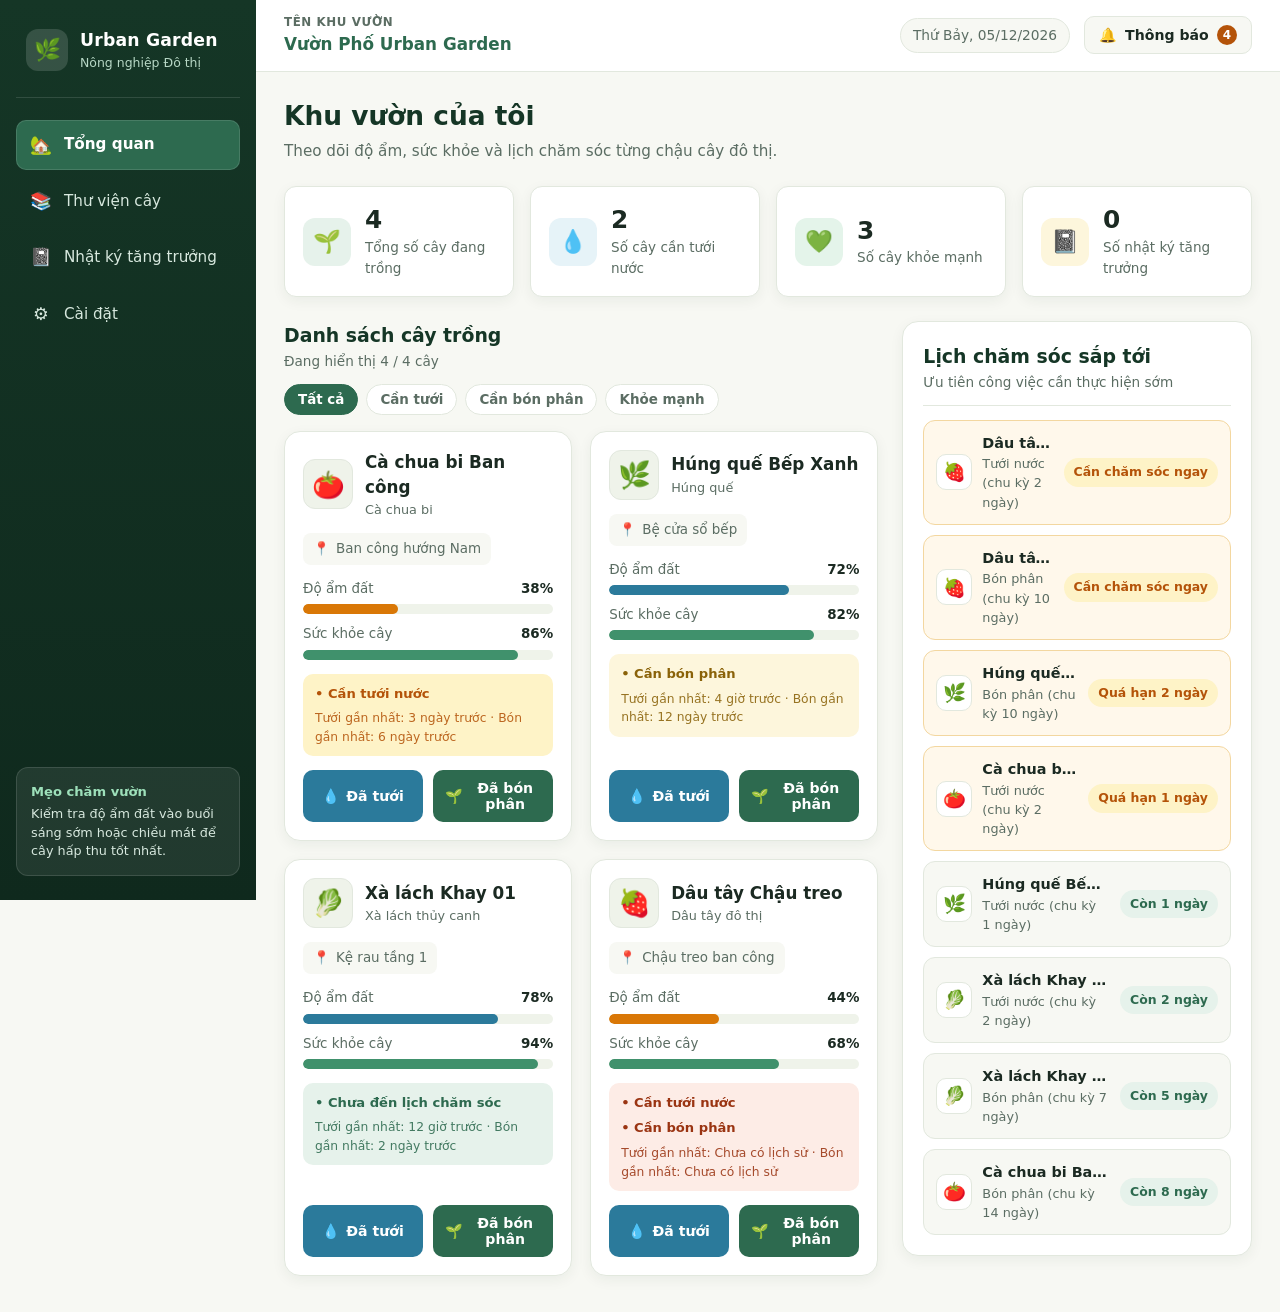
<file: index.html>
<!DOCTYPE html>
<html lang="vi">
<head>
  <meta charset="UTF-8">
  <meta name="viewport" content="width=device-width, initial-scale=1.0">
  <title>Urban Garden – Khu vườn của tôi</title>
  <link rel="stylesheet" href="css/dashboard.css">
</head>
<body>
  <div class="app-shell">
    <!-- Lớp phủ cho sidebar trên thiết bị di động -->
    <div id="sidebarBackdrop" class="sidebar-backdrop" aria-hidden="true"></div>

    <!-- Sidebar điều hướng -->
    <aside id="sidebar" class="sidebar" aria-label="Điều hướng chính">
      <div class="sidebar-brand">
        <span class="brand-logo" aria-hidden="true">🌿</span>
        <div class="brand-text">
          <span class="brand-title">Urban Garden</span>
          <span class="brand-subtitle">Nông nghiệp Đô thị</span>
        </div>
      </div>

      <nav class="sidebar-nav" aria-label="Danh mục trang">
        <a href="index.html" class="nav-item active" aria-current="page">
          <span class="nav-icon" aria-hidden="true">🏡</span>
          <span class="nav-label">Tổng quan</span>
        </a>
        <a href="library.html" class="nav-item">
          <span class="nav-icon" aria-hidden="true">📚</span>
          <span class="nav-label">Thư viện cây</span>
        </a>
        <a href="journal.html" class="nav-item">
          <span class="nav-icon" aria-hidden="true">📓</span>
          <span class="nav-label">Nhật ký tăng trưởng</span>
        </a>
        <a href="settings.html" class="nav-item">
          <span class="nav-icon" aria-hidden="true">⚙️</span>
          <span class="nav-label">Cài đặt</span>
        </a>
      </nav>

      <div class="sidebar-footer">
        <div class="sidebar-tip">
          <span class="tip-title">Mẹo chăm vườn</span>
          <p class="tip-desc">Kiểm tra độ ẩm đất vào buổi sáng sớm hoặc chiều mát để cây hấp thu tốt nhất.</p>
        </div>
      </div>
    </aside>

    <!-- Nội dung chính -->
    <div class="main-wrapper">
      <header class="top-header">
        <div class="header-left">
          <button
            type="button"
            id="menuToggleBtn"
            class="menu-toggle-btn"
            aria-label="Mở menu điều hướng"
            aria-controls="sidebar"
            aria-expanded="false"
          >
            ☰
          </button>
          <div class="garden-identity">
            <span class="garden-label">Tên khu vườn</span>
            <strong id="gardenNameDisplay" class="garden-name">Vườn Phố Urban Garden</strong>
          </div>
        </div>

        <div class="header-right">
          <span id="currentDateDisplay" class="header-date"></span>

          <div class="notification-wrapper">
            <button
              type="button"
              id="notificationBtn"
              class="notification-btn"
              aria-label="Thông báo chăm sóc cây"
              aria-expanded="false"
              aria-controls="notificationPanel"
            >
              <span class="bell-icon" aria-hidden="true">🔔</span>
              <span class="notification-text">Thông báo</span>
              <span id="notificationBadge" class="notification-badge" hidden>0</span>
            </button>

            <section
              id="notificationPanel"
              class="notification-panel"
              aria-label="Danh sách thông báo chăm sóc"
              hidden
            >
              <header class="notification-panel-header">
                <h2>Thông báo chăm sóc</h2>
                <span id="notificationCountText" class="notification-count-text">0 nhắc nhở</span>
              </header>
              <ul id="notificationList" class="notification-list"></ul>
            </section>
          </div>
        </div>
      </header>

      <main class="dashboard-main">
        <!-- Tiêu đề trang -->
        <section class="page-hero" aria-labelledby="pageTitle">
          <div>
            <h1 id="pageTitle" class="page-title">Khu vườn của tôi</h1>
            <p id="gardenSummaryText" class="page-subtitle">Theo dõi độ ẩm, sức khỏe và lịch chăm sóc từng chậu cây đô thị.</p>
          </div>
        </section>

        <!-- Thẻ thống kê -->
        <section id="statsGrid" class="stats-grid" aria-label="Thống kê khu vườn"></section>

        <!-- Lưới nội dung chính: Danh sách cây & Lịch chăm sóc -->
        <div class="content-grid">
          <section class="plants-section" aria-labelledby="plantsSectionTitle">
            <div class="section-header">
              <div>
                <h2 id="plantsSectionTitle" class="section-title">Danh sách cây trồng</h2>
                <p id="plantsCountLabel" class="section-subtitle">Đang hiển thị 0 cây</p>
              </div>
              <div class="filter-group" role="group" aria-label="Lọc trạng thái cây">
                <button type="button" class="filter-btn active" data-filter="all">Tất cả</button>
                <button type="button" class="filter-btn" data-filter="water">Cần tưới</button>
                <button type="button" class="filter-btn" data-filter="fertilize">Cần bón phân</button>
                <button type="button" class="filter-btn" data-filter="healthy">Khỏe mạnh</button>
              </div>
            </div>

            <div id="plantList" class="plant-grid"></div>
          </section>

          <aside class="schedule-section" aria-labelledby="scheduleSectionTitle">
            <div class="section-header schedule-header">
              <div>
                <h2 id="scheduleSectionTitle" class="section-title">Lịch chăm sóc sắp tới</h2>
                <p class="section-subtitle">Ưu tiên công việc cần thực hiện sớm</p>
              </div>
            </div>
            <ul id="scheduleList" class="schedule-list"></ul>
          </aside>
        </div>
      </main>
    </div>
  </div>

  <script src="js/garden-store.js"></script>
  <script src="js/dashboard.js"></script>
</body>
</html>
</file>
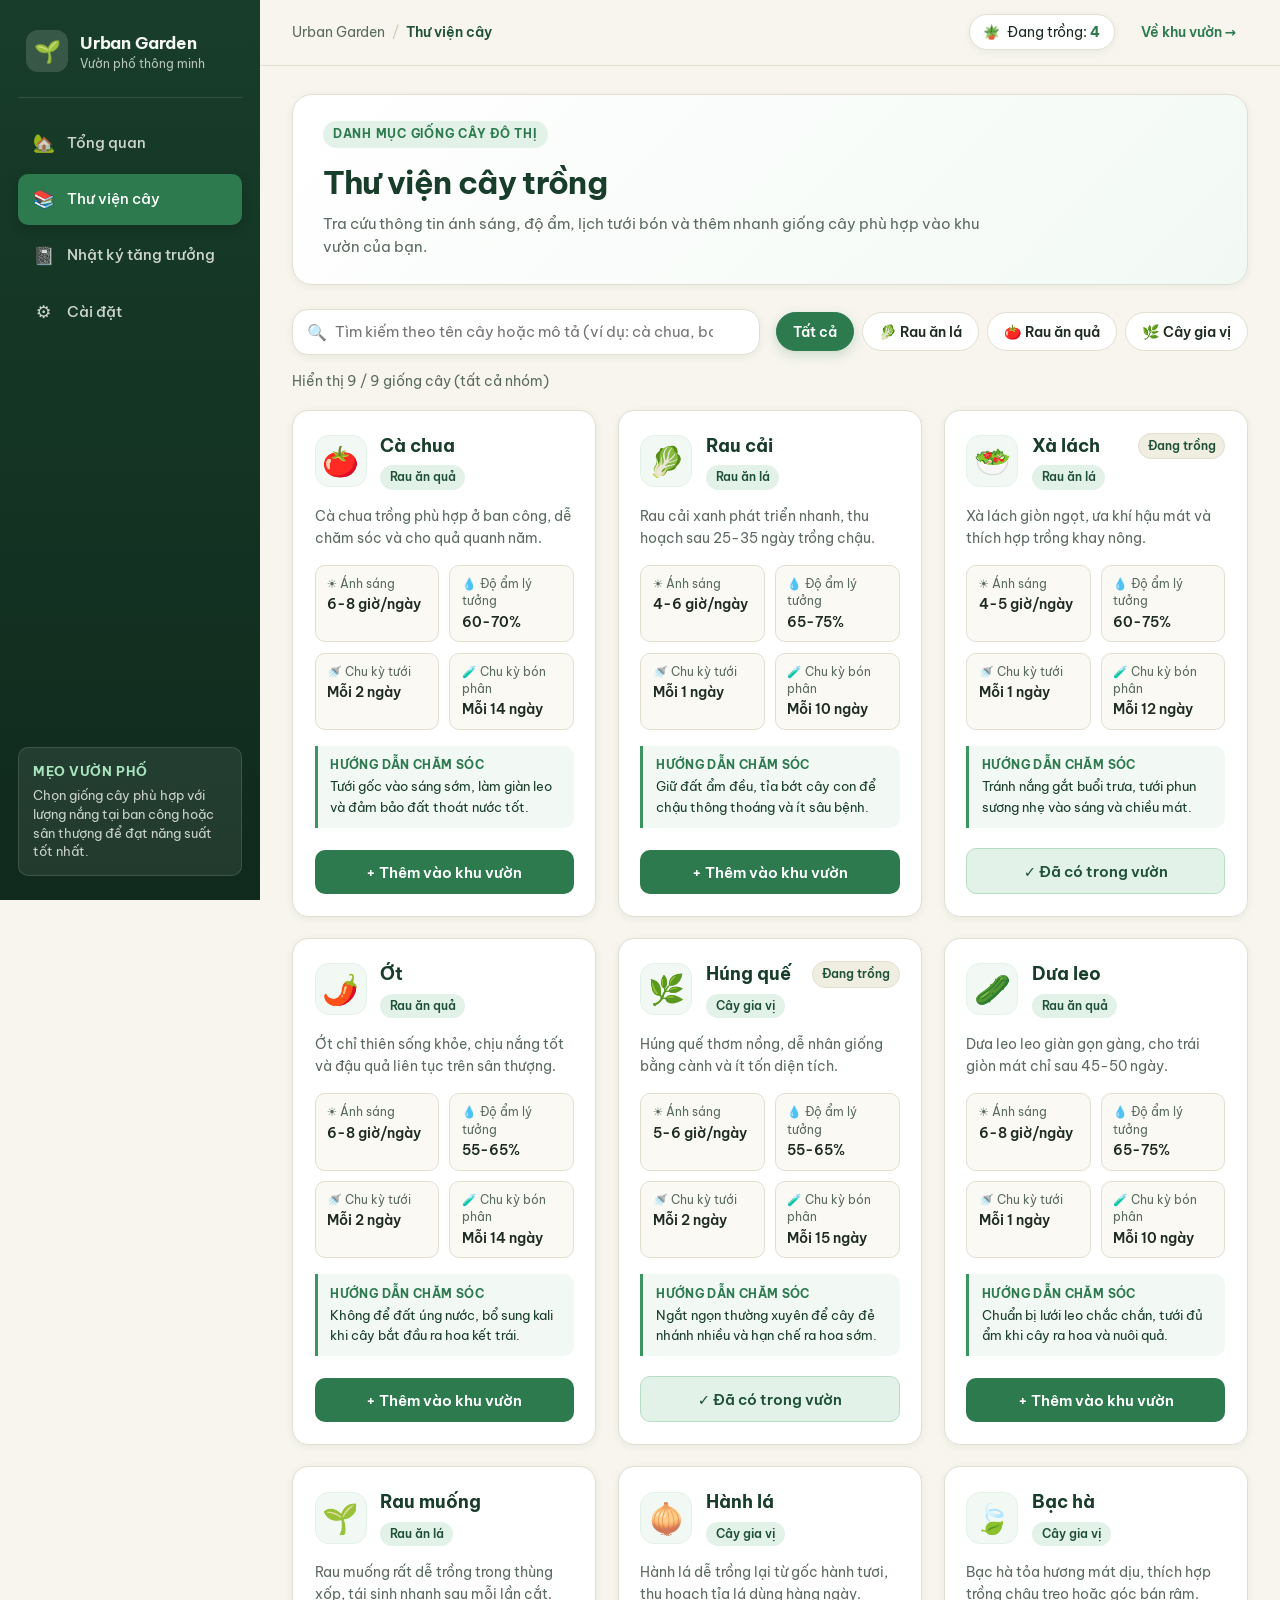
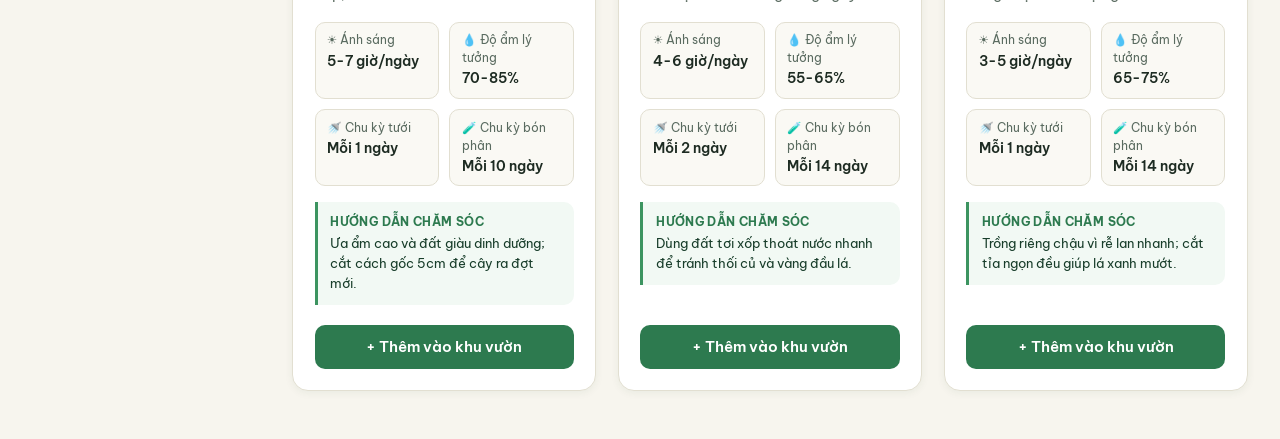
<file: library.html>
<!DOCTYPE html>
<html lang="vi">
<head>
  <meta charset="UTF-8" />
  <meta name="viewport" content="width=device-width, initial-scale=1.0" />
  <title>Thư viện cây trồng | Urban Garden</title>
  <link rel="preconnect" href="https://fonts.googleapis.com" />
  <link rel="preconnect" href="https://fonts.gstatic.com" crossorigin />
  <link
    href="https://fonts.googleapis.com/css2?family=Be+Vietnam+Pro:wght@400;500;600;700&display=swap"
    rel="stylesheet"
  />
  <link rel="stylesheet" href="css/library.css" />
</head>
<body>
  <div class="app-shell">
    <div id="sidebarBackdrop" class="sidebar-backdrop" aria-hidden="true"></div>

    <!-- Sidebar điều hướng -->
    <aside id="sidebar" class="sidebar" aria-label="Điều hướng chính">
      <div class="sidebar-brand">
        <span class="brand-logo" aria-hidden="true">🌱</span>
        <div class="brand-text">
          <span class="brand-name">Urban Garden</span>
          <span class="brand-tagline">Vườn phố thông minh</span>
        </div>
      </div>

      <nav class="sidebar-nav">
        <a href="index.html" class="nav-item">
          <span class="nav-icon" aria-hidden="true">🏡</span>
          <span class="nav-label">Tổng quan</span>
        </a>
        <a href="library.html" class="nav-item active" aria-current="page">
          <span class="nav-icon" aria-hidden="true">📚</span>
          <span class="nav-label">Thư viện cây</span>
        </a>
        <a href="journal.html" class="nav-item">
          <span class="nav-icon" aria-hidden="true">📓</span>
          <span class="nav-label">Nhật ký tăng trưởng</span>
        </a>
        <a href="settings.html" class="nav-item">
          <span class="nav-icon" aria-hidden="true">⚙️</span>
          <span class="nav-label">Cài đặt</span>
        </a>
      </nav>

      <div class="sidebar-footer">
        <div class="sidebar-tip-card">
          <p class="sidebar-tip-title">Mẹo vườn phố</p>
          <p class="sidebar-tip-desc">
            Chọn giống cây phù hợp với lượng nắng tại ban công hoặc sân thượng để đạt năng suất tốt nhất.
          </p>
        </div>
      </div>
    </aside>

    <!-- Nội dung chính -->
    <div class="main-wrapper">
      <header class="top-header">
        <div class="header-left">
          <button
            id="sidebarToggle"
            class="icon-btn mobile-menu-btn"
            type="button"
            aria-label="Mở menu điều hướng"
            aria-controls="sidebar"
            aria-expanded="false"
          >
            ☰
          </button>
          <div class="header-breadcrumb">
            <span class="breadcrumb-root">Urban Garden</span>
            <span class="breadcrumb-sep" aria-hidden="true">/</span>
            <span class="breadcrumb-current">Thư viện cây</span>
          </div>
        </div>

        <div class="header-right">
          <div class="garden-pill" title="Số giống cây hiện có trong vườn">
            <span aria-hidden="true">🪴</span>
            <span>Đang trồng: <strong id="gardenCount">0</strong></span>
          </div>
          <a href="index.html" class="header-action-link">Về khu vườn →</a>
        </div>
      </header>

      <main class="main-content">
        <section class="page-hero">
          <div class="page-hero-text">
            <span class="page-eyebrow">Danh mục giống cây đô thị</span>
            <h1>Thư viện cây trồng</h1>
            <p class="page-subtitle">
              Tra cứu thông tin ánh sáng, độ ẩm, lịch tưới bón và thêm nhanh giống cây phù hợp vào khu vườn của bạn.
            </p>
          </div>
        </section>

        <!-- Thanh tìm kiếm & Bộ lọc -->
        <section class="controls-bar" aria-label="Tìm kiếm và lọc cây trồng">
          <div class="search-box">
            <span class="search-icon" aria-hidden="true">🔍</span>
            <label for="searchInput" class="sr-only">Tìm kiếm cây trồng</label>
            <input
              id="searchInput"
              type="search"
              class="search-input"
              placeholder="Tìm kiếm theo tên cây hoặc mô tả (ví dụ: cà chua, ban công...)"
              autocomplete="off"
            />
            <button
              id="clearSearchBtn"
              type="button"
              class="clear-search-btn"
              aria-label="Xóa từ khóa tìm kiếm"
              hidden
            >
              ✕
            </button>
          </div>

          <div class="filter-group" role="group" aria-label="Lọc theo nhóm cây">
            <button type="button" class="filter-btn active" data-category="all">
              Tất cả
            </button>
            <button type="button" class="filter-btn" data-category="Rau ăn lá">
              🥬 Rau ăn lá
            </button>
            <button type="button" class="filter-btn" data-category="Rau ăn quả">
              🍅 Rau ăn quả
            </button>
            <button type="button" class="filter-btn" data-category="Cây gia vị">
              🌿 Cây gia vị
            </button>
          </div>
        </section>

        <div class="results-meta">
          <p id="resultsSummary" class="results-summary">Đang tải danh sách cây trồng...</p>
        </div>

        <!-- Danh sách Plant Cards dạng Grid -->
        <section id="plantGrid" class="plant-grid" aria-label="Danh sách cây trồng"></section>

        <!-- Trạng thái không tìm thấy kết quả -->
        <section id="emptyState" class="empty-state" hidden>
          <div class="empty-state-icon" aria-hidden="true">🌾</div>
          <h2>Không tìm thấy cây trồng phù hợp</h2>
          <p>Hãy thử từ khóa khác hoặc đặt lại bộ lọc để xem toàn bộ thư viện.</p>
          <button id="resetFiltersBtn" type="button" class="btn-reset">
            Hiển thị tất cả cây
          </button>
        </section>
      </main>
    </div>
  </div>

  <!-- Thông báo Toast -->
  <div id="toastContainer" class="toast-container" aria-live="polite" aria-atomic="true"></div>

  <script src="js/plants-data.js"></script>
  <script src="js/garden-store.js"></script>
  <script src="js/library.js"></script>
</body>
</html>
</file>
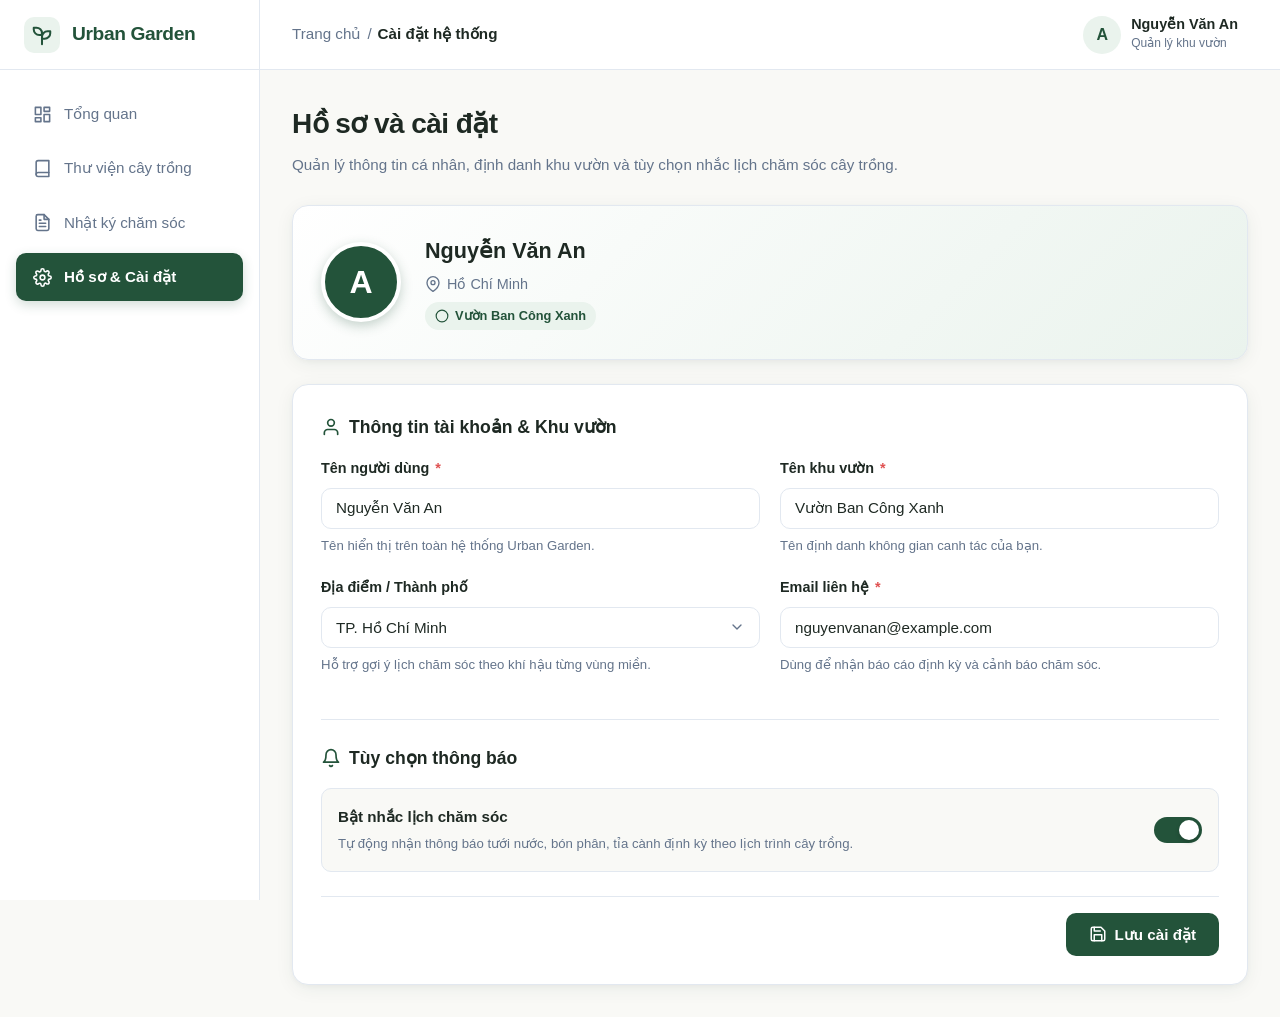
<file: settings.html>
<!DOCTYPE html>
<html lang="vi">
<head>
  <meta charset="UTF-8">
  <meta name="viewport" content="width=device-width, initial-scale=1.0">
  <title>Hồ sơ và Cài đặt - Urban Garden</title>
  <!-- CSS dùng chung và CSS trang Cài đặt -->
  <link rel="stylesheet" href="css/base.css">
  <link rel="stylesheet" href="css/settings.css">
</head>
<body>
  <!-- Overlay nền khi mở Sidebar trên Mobile/Tablet -->
  <div class="sidebar-backdrop" id="sidebarBackdrop"></div>

  <!-- Toast Notification Container -->
  <div class="toast-container" id="toastContainer">
    <div class="toast toast-success" id="successToast" role="alert" aria-live="assertive">
      <div class="toast-icon">
        <svg xmlns="http://www.w3.org/2000/svg" width="22" height="22" viewBox="0 0 24 24" fill="none" stroke="currentColor" stroke-width="2.5" stroke-linecap="round" stroke-linejoin="round">
          <polyline points="20 6 9 17 4 12"></polyline>
        </svg>
      </div>
      <div class="toast-content">
        <div class="toast-title">Thành công!</div>
        <div class="toast-message" id="toastMessage">Thông tin cài đặt đã được lưu thành công.</div>
      </div>
      <button type="button" class="toast-close" id="toastCloseBtn" aria-label="Đóng thông báo">
        <svg xmlns="http://www.w3.org/2000/svg" width="16" height="16" viewBox="0 0 24 24" fill="none" stroke="currentColor" stroke-width="2" stroke-linecap="round" stroke-linejoin="round">
          <line x1="18" y1="6" x2="6" y2="18"></line>
          <line x1="6" y1="6" x2="18" y2="18"></line>
        </svg>
      </button>
    </div>
  </div>

  <div class="app-layout">
    <!-- 1. SIDEBAR DÙNG CHUNG -->
    <aside class="sidebar" id="sidebar">
      <div class="brand">
        <div class="brand-icon">
          <!-- Biểu tượng lá mầm / Nông nghiệp đô thị -->
          <svg xmlns="http://www.w3.org/2000/svg" width="22" height="22" viewBox="0 0 24 24" fill="none" stroke="currentColor" stroke-width="2.2" stroke-linecap="round" stroke-linejoin="round">
            <path d="M12 10a6 6 0 0 0-6-6H3v2a6 6 0 0 0 6 6h3"></path>
            <path d="M12 14a6 6 0 0 1 6-6h3v2a6 6 0 0 1-6 6h-3"></path>
            <path d="M12 22V10"></path>
          </svg>
        </div>
        <span>Urban Garden</span>
      </div>

      <ul class="sidebar-nav">
        <li>
          <a href="dashboard.html" class="nav-link">
            <span class="nav-icon">
              <!-- Icon Dashboard -->
              <svg xmlns="http://www.w3.org/2000/svg" width="19" height="19" viewBox="0 0 24 24" fill="none" stroke="currentColor" stroke-width="2" stroke-linecap="round" stroke-linejoin="round">
                <rect x="3" y="3" width="7" height="9"></rect>
                <rect x="14" y="3" width="7" height="5"></rect>
                <rect x="14" y="12" width="7" height="9"></rect>
                <rect x="3" y="16" width="7" height="5"></rect>
              </svg>
            </span>
            <span>Tổng quan</span>
          </a>
        </li>
        <li>
          <a href="library.html" class="nav-link">
            <span class="nav-icon">
              <!-- Icon Thư viện cây trồng -->
              <svg xmlns="http://www.w3.org/2000/svg" width="19" height="19" viewBox="0 0 24 24" fill="none" stroke="currentColor" stroke-width="2" stroke-linecap="round" stroke-linejoin="round">
                <path d="M4 19.5A2.5 2.5 0 0 1 6.5 17H20"></path>
                <path d="M6.5 2H20v20H6.5A2.5 2.5 0 0 1 4 19.5v-15A2.5 2.5 0 0 1 6.5 2z"></path>
              </svg>
            </span>
            <span>Thư viện cây trồng</span>
          </a>
        </li>
        <li>
          <a href="journal.html" class="nav-link">
            <span class="nav-icon">
              <!-- Icon Nhật ký chăm sóc -->
              <svg xmlns="http://www.w3.org/2000/svg" width="19" height="19" viewBox="0 0 24 24" fill="none" stroke="currentColor" stroke-width="2" stroke-linecap="round" stroke-linejoin="round">
                <path d="M14 2H6a2 2 0 0 0-2 2v16a2 2 0 0 0 2 2h12a2 2 0 0 0 2-2V8z"></path>
                <polyline points="14 2 14 8 20 8"></polyline>
                <line x1="16" y1="13" x2="8" y2="13"></line>
                <line x1="16" y1="17" x2="8" y2="17"></line>
                <polyline points="10 9 9 9 8 9"></polyline>
              </svg>
            </span>
            <span>Nhật ký chăm sóc</span>
          </a>
        </li>
        <li>
          <a href="settings.html" class="nav-link active">
            <span class="nav-icon">
              <!-- Icon Cài đặt -->
              <svg xmlns="http://www.w3.org/2000/svg" width="19" height="19" viewBox="0 0 24 24" fill="none" stroke="currentColor" stroke-width="2" stroke-linecap="round" stroke-linejoin="round">
                <circle cx="12" cy="12" r="3"></circle>
                <path d="M19.4 15a1.65 1.65 0 0 0 .33 1.82l.06.06a2 2 0 0 1 0 2.83 2 2 0 0 1-2.83 0l-.06-.06a1.65 1.65 0 0 0-1.82-.33 1.65 1.65 0 0 0-1 1.51V21a2 2 0 0 1-2 2 2 2 0 0 1-2-2v-.09A1.65 1.65 0 0 0 9 19.4a1.65 1.65 0 0 0-1.82.33l-.06.06a2 2 0 0 1-2.83 0 2 2 0 0 1 0-2.83l.06-.06a1.65 1.65 0 0 0 .33-1.82 1.65 1.65 0 0 0-1.51-1H3a2 2 0 0 1-2-2 2 2 0 0 1 2-2h.09A1.65 1.65 0 0 0 4.6 9a1.65 1.65 0 0 0-.33-1.82l-.06-.06a2 2 0 0 1 0-2.83 2 2 0 0 1 2.83 0l.06.06a1.65 1.65 0 0 0 1.82.33H9a1.65 1.65 0 0 0 1-1.51V3a2 2 0 0 1 2-2 2 2 0 0 1 2 2v.09a1.65 1.65 0 0 0 1 1.51 1.65 1.65 0 0 0 1.82-.33l.06-.06a2 2 0 0 1 2.83 0 2 2 0 0 1 0 2.83l-.06.06a1.65 1.65 0 0 0-.33 1.82V9a1.65 1.65 0 0 0 1.51 1H21a2 2 0 0 1 2 2 2 2 0 0 1-2 2h-.09a1.65 1.65 0 0 0-1.51 1z"></path>
              </svg>
            </span>
            <span>Hồ sơ & Cài đặt</span>
          </a>
        </li>
      </ul>
    </aside>

    <!-- 2. MAIN CONTENT -->
    <div class="main-content">
      <!-- Topbar Header -->
      <header class="topbar">
        <div class="topbar-left">
          <button type="button" class="menu-toggle" id="menuToggle" aria-label="Mở danh mục điều hướng">
            <svg xmlns="http://www.w3.org/2000/svg" width="24" height="24" viewBox="0 0 24 24" fill="none" stroke="currentColor" stroke-width="2" stroke-linecap="round" stroke-linejoin="round">
              <line x1="3" y1="12" x2="21" y2="12"></line>
              <line x1="3" y1="6" x2="21" y2="6"></line>
              <line x1="3" y1="18" x2="21" y2="18"></line>
            </svg>
          </button>
          <span class="page-subtitle" style="display: flex; align-items: center; gap: 6px;">
            <span>Trang chủ</span>
            <span>/</span>
            <strong style="color: var(--text-color);">Cài đặt hệ thống</strong>
          </span>
        </div>

        <div class="topbar-right">
          <div class="topbar-user" id="topbarUser">
            <div class="topbar-avatar" id="topbarAvatar">A</div>
            <div class="topbar-user-info">
              <span class="topbar-username" id="topbarDisplayName">Nguyễn Văn An</span>
              <span class="topbar-role">Quản lý khu vườn</span>
            </div>
          </div>
        </div>
      </header>

      <!-- Nội dung trang Cài đặt -->
      <main class="page-content">
        <!-- Tiêu đề trang -->
        <div class="page-header">
          <h1 class="page-title">Hồ sơ và cài đặt</h1>
          <p class="page-subtitle">Quản lý thông tin cá nhân, định danh khu vườn và tùy chọn nhắc lịch chăm sóc cây trồng.</p>
        </div>

        <!-- Thẻ Tổng quan Profile -->
        <div class="card profile-overview-card">
          <div class="profile-avatar-wrapper">
            <div class="profile-avatar" id="profileOverviewAvatar">A</div>
          </div>
          <div class="profile-info-header">
            <h2 id="profileOverviewName">Nguyễn Văn An</h2>
            <p id="profileOverviewLocation">
              <svg xmlns="http://www.w3.org/2000/svg" width="16" height="16" viewBox="0 0 24 24" fill="none" stroke="currentColor" stroke-width="2" stroke-linecap="round" stroke-linejoin="round">
                <path d="M21 10c0 7-9 13-9 13s-9-6-9-13a9 9 0 0 1 18 0z"></path>
                <circle cx="12" cy="10" r="3"></circle>
              </svg>
              <span id="profileOverviewCity">Hồ Chí Minh</span>
            </p>
            <div class="badge-garden">
              <svg xmlns="http://www.w3.org/2000/svg" width="14" height="14" viewBox="0 0 24 24" fill="none" stroke="currentColor" stroke-width="2" stroke-linecap="round" stroke-linejoin="round">
                <path d="M12 2a10 10 0 0 1 10 10c0 5.5-4.5 10-10 10S2 17.5 2 12A10 10 0 0 1 12 2z"></path>
              </svg>
              <span id="profileOverviewGarden">Vườn Ban Công Xanh</span>
            </div>
          </div>
        </div>

        <!-- Form cài đặt chính -->
        <div class="settings-container">
          <div class="card">
            <form id="settingsForm" novalidate>
              <!-- Nhóm 1: Thông tin cá nhân & Vườn -->
              <div class="form-section-title">
                <svg xmlns="http://www.w3.org/2000/svg" width="20" height="20" viewBox="0 0 24 24" fill="none" stroke="currentColor" stroke-width="2" stroke-linecap="round" stroke-linejoin="round">
                  <path d="M20 21v-2a4 4 0 0 0-4-4H8a4 4 0 0 0-4 4v2"></path>
                  <circle cx="12" cy="7" r="4"></circle>
                </svg>
                <span>Thông tin tài khoản & Khu vườn</span>
              </div>

              <div class="form-row">
                <!-- Tên người dùng -->
                <div class="form-group">
                  <label for="displayName" class="form-label">
                    Tên người dùng <span class="required">*</span>
                  </label>
                  <input 
                    type="text" 
                    id="displayName" 
                    name="displayName" 
                    class="form-control" 
                    placeholder="Ví dụ: Nguyễn Văn An"
                    autocomplete="name"
                  >
                  <div class="invalid-feedback" id="displayNameError">
                    Vui lòng nhập tên người dùng (tối thiểu 2 ký tự).
                  </div>
                  <div class="form-text">Tên hiển thị trên toàn hệ thống Urban Garden.</div>
                </div>

                <!-- Tên khu vườn -->
                <div class="form-group">
                  <label for="gardenName" class="form-label">
                    Tên khu vườn <span class="required">*</span>
                  </label>
                  <input 
                    type="text" 
                    id="gardenName" 
                    name="gardenName" 
                    class="form-control" 
                    placeholder="Ví dụ: Vườn Ban Công Xanh"
                  >
                  <div class="invalid-feedback" id="gardenNameError">
                    Vui lòng nhập tên khu vườn của bạn.
                  </div>
                  <div class="form-text">Tên định danh không gian canh tác của bạn.</div>
                </div>
              </div>

              <div class="form-row">
                <!-- Địa điểm / Thành phố -->
                <div class="form-group">
                  <label for="city" class="form-label">
                    Địa điểm / Thành phố
                  </label>
                  <select id="city" name="city" class="form-control">
                    <option value="Hồ Chí Minh">TP. Hồ Chí Minh</option>
                    <option value="Hà Nội">Hà Nội</option>
                    <option value="Đà Nẵng">Đà Nẵng</option>
                    <option value="Cần Thơ">Cần Thơ</option>
                    <option value="Hải Phòng">Hải Phòng</option>
                    <option value="Đà Lạt">Đà Lạt</option>
                    <option value="Nha Trang">Nha Trang</option>
                    <option value="Khác">Khu vực khác</option>
                  </select>
                  <div class="form-text">Hỗ trợ gợi ý lịch chăm sóc theo khí hậu từng vùng miền.</div>
                </div>

                <!-- Email -->
                <div class="form-group">
                  <label for="email" class="form-label">
                    Email liên hệ <span class="required">*</span>
                  </label>
                  <input 
                    type="email" 
                    id="email" 
                    name="email" 
                    class="form-control" 
                    placeholder="nguyenvanan@example.com"
                    autocomplete="email"
                  >
                  <div class="invalid-feedback" id="emailError">
                    Vui lòng nhập địa chỉ email hợp lệ (ví dụ: ten@domain.com).
                  </div>
                  <div class="form-text">Dùng để nhận báo cáo định kỳ và cảnh báo chăm sóc.</div>
                </div>
              </div>

              <hr style="border: none; border-top: 1px solid var(--border-color); margin: 24px 0;">

              <!-- Nhóm 2: Tùy chọn thông báo -->
              <div class="form-section-title">
                <svg xmlns="http://www.w3.org/2000/svg" width="20" height="20" viewBox="0 0 24 24" fill="none" stroke="currentColor" stroke-width="2" stroke-linecap="round" stroke-linejoin="round">
                  <path d="M18 8A6 6 0 0 0 6 8c0 7-3 9-3 9h18s-3-2-3-9"></path>
                  <path d="M13.73 21a2 2 0 0 1-3.46 0"></path>
                </svg>
                <span>Tùy chọn thông báo</span>
              </div>

              <div class="form-group">
                <label class="toggle-item" for="remindersEnabled">
                  <div class="toggle-details">
                    <span class="toggle-title">Bật nhắc lịch chăm sóc</span>
                    <span class="toggle-desc">Tự động nhận thông báo tưới nước, bón phân, tỉa cành định kỳ theo lịch trình cây trồng.</span>
                  </div>
                  <div class="switch">
                    <input type="checkbox" id="remindersEnabled" name="remindersEnabled">
                    <span class="slider"></span>
                  </div>
                </label>
              </div>

              <!-- Nút Lưu Cài Đặt -->
              <div class="card-footer" style="padding-bottom: 0; margin-bottom: 0; border-bottom: none;">
                <button type="submit" class="btn btn-primary" id="saveBtn">
                  <svg xmlns="http://www.w3.org/2000/svg" width="18" height="18" viewBox="0 0 24 24" fill="none" stroke="currentColor" stroke-width="2" stroke-linecap="round" stroke-linejoin="round">
                    <path d="M19 21H5a2 2 0 0 1-2-2V5a2 2 0 0 1 2-2h11l5 5v11a2 2 0 0 1-2 2z"></path>
                    <polyline points="17 21 17 13 7 13 7 21"></polyline>
                    <polyline points="7 3 7 8 15 8"></polyline>
                  </svg>
                  <span>Lưu cài đặt</span>
                </button>
              </div>
            </form>
          </div>
        </div>
      </main>
    </div>
  </div>

  <!-- JavaScript xử lý dữ liệu trang Settings -->
  <script src="js/settings.js"></script>
</body>
</html>
</file>
<file: css/dashboard.css>
:root {
  --bg-cream: #f7f8f3;
  --bg-cream-alt: #eff3ea;
  --surface-white: #ffffff;
  --sidebar-dark: #153626;
  --sidebar-darker: #0f291d;
  --sidebar-hover: rgba(255, 255, 255, 0.1);
  --sidebar-active: #2d6a4f;
  --green-primary: #2d6a4f;
  --green-primary-hover: #1f4e39;
  --green-accent: #40916c;
  --green-soft: #e6f2eb;
  --teal-water: #2b7a9b;
  --teal-water-hover: #21607a;
  --teal-soft: #e6f3f8;
  --amber-warn: #b45309;
  --amber-soft: #fef3c7;
  --gold-fert: #8a6209;
  --gold-soft: #fdf6dc;
  --text-main: #1b2a22;
  --text-muted: #5b6d63;
  --border-light: #e2e8de;
  --shadow-card: 0 4px 14px rgba(21, 54, 38, 0.06);
  --shadow-hover: 0 8px 20px rgba(21, 54, 38, 0.09);
  --radius-md: 12px;
  --radius-lg: 16px;
}

*,
*::before,
*::after {
  box-sizing: border-box;
}

html,
body {
  margin: 0;
  padding: 0;
  overflow-x: hidden;
  font-family: "Segoe UI", system-ui, -apple-system, BlinkMacSystemFont, sans-serif;
  color: var(--text-main);
  background-color: var(--bg-cream);
  line-height: 1.5;
}

a {
  color: inherit;
  text-decoration: none;
}

button {
  font-family: inherit;
  cursor: pointer;
}

ul {
  margin: 0;
  padding: 0;
  list-style: none;
}

/* Bố cục tổng thể */
.app-shell {
  display: grid;
  grid-template-columns: 256px minmax(0, 1fr);
  min-height: 100vh;
}

/* Sidebar xanh đậm */
.sidebar {
  background: linear-gradient(180deg, var(--sidebar-dark) 0%, var(--sidebar-darker) 100%);
  color: #f2f7f4;
  display: flex;
  flex-direction: column;
  padding: 24px 16px;
  position: sticky;
  top: 0;
  height: 100vh;
  z-index: 40;
}

.sidebar-brand {
  display: flex;
  align-items: center;
  gap: 12px;
  padding: 4px 10px 24px;
  border-bottom: 1px solid rgba(255, 255, 255, 0.12);
}

.brand-logo {
  width: 42px;
  height: 42px;
  border-radius: 12px;
  background-color: rgba(255, 255, 255, 0.14);
  display: inline-flex;
  align-items: center;
  justify-content: center;
  font-size: 1.35rem;
  flex-shrink: 0;
}

.brand-text {
  display: flex;
  flex-direction: column;
}

.brand-title {
  font-size: 1.08rem;
  font-weight: 700;
  letter-spacing: 0.01em;
  color: #ffffff;
}

.brand-subtitle {
  font-size: 0.78rem;
  color: #b7d7c5;
}

.sidebar-nav {
  display: flex;
  flex-direction: column;
  gap: 6px;
  margin-top: 22px;
}

.nav-item {
  display: flex;
  align-items: center;
  gap: 12px;
  padding: 12px 14px;
  border-radius: 10px;
  color: #d7e8de;
  font-weight: 500;
  font-size: 0.95rem;
  transition: background-color 0.2s ease, color 0.2s ease;
}

.nav-item:hover {
  background-color: var(--sidebar-hover);
  color: #ffffff;
}

.nav-item.active {
  background-color: var(--sidebar-active);
  color: #ffffff;
  font-weight: 600;
  box-shadow: inset 0 0 0 1px rgba(255, 255, 255, 0.12);
}

.nav-icon {
  font-size: 1.1rem;
  width: 22px;
  text-align: center;
  flex-shrink: 0;
}

.sidebar-footer {
  margin-top: auto;
  padding-top: 16px;
}

.sidebar-tip {
  background-color: rgba(255, 255, 255, 0.08);
  border: 1px solid rgba(255, 255, 255, 0.12);
  border-radius: var(--radius-md);
  padding: 14px;
}

.tip-title {
  display: block;
  font-size: 0.82rem;
  font-weight: 600;
  color: #9de0ba;
  margin-bottom: 4px;
}

.tip-desc {
  margin: 0;
  font-size: 0.8rem;
  color: #d7e8de;
  line-height: 1.45;
}

.sidebar-backdrop {
  display: none;
}

/* Khu vực nội dung chính */
.main-wrapper {
  display: flex;
  flex-direction: column;
  min-width: 0;
}

/* Header */
.top-header {
  background-color: var(--surface-white);
  border-bottom: 1px solid var(--border-light);
  padding: 14px 28px;
  display: flex;
  align-items: center;
  justify-content: space-between;
  gap: 16px;
  position: sticky;
  top: 0;
  z-index: 30;
}

.header-left {
  display: flex;
  align-items: center;
  gap: 14px;
  min-width: 0;
}

.menu-toggle-btn {
  display: none;
  align-items: center;
  justify-content: center;
  width: 40px;
  height: 40px;
  border: 1px solid var(--border-light);
  border-radius: 10px;
  background-color: var(--bg-cream);
  color: var(--text-main);
  font-size: 1.2rem;
  transition: background-color 0.2s ease;
}

.menu-toggle-btn:hover {
  background-color: var(--bg-cream-alt);
}

.garden-identity {
  display: flex;
  flex-direction: column;
  min-width: 0;
}

.garden-label {
  font-size: 0.74rem;
  text-transform: uppercase;
  letter-spacing: 0.05em;
  color: var(--text-muted);
  font-weight: 600;
}

.garden-name {
  font-size: 1.05rem;
  color: var(--green-primary);
  white-space: nowrap;
  overflow: hidden;
  text-overflow: ellipsis;
}

.header-right {
  display: flex;
  align-items: center;
  gap: 14px;
}

.header-date {
  font-size: 0.86rem;
  color: var(--text-muted);
  background-color: var(--bg-cream);
  padding: 6px 12px;
  border-radius: 999px;
  border: 1px solid var(--border-light);
}

/* Thông báo */
.notification-wrapper {
  position: relative;
}

.notification-btn {
  display: inline-flex;
  align-items: center;
  gap: 8px;
  padding: 8px 14px;
  border-radius: 10px;
  border: 1px solid var(--border-light);
  background-color: var(--bg-cream);
  color: var(--text-main);
  font-size: 0.88rem;
  font-weight: 600;
  transition: background-color 0.2s ease, border-color 0.2s ease;
}

.notification-btn:hover {
  background-color: var(--green-soft);
  border-color: #b7d7c5;
}

.notification-badge {
  min-width: 20px;
  height: 20px;
  padding: 0 6px;
  border-radius: 999px;
  background-color: var(--amber-warn);
  color: #ffffff;
  font-size: 0.75rem;
  font-weight: 700;
  display: inline-flex;
  align-items: center;
  justify-content: center;
}

.notification-badge[hidden] {
  display: none;
}

.notification-panel {
  position: absolute;
  right: 0;
  top: calc(100% + 10px);
  width: 320px;
  max-width: calc(100vw - 24px);
  background-color: var(--surface-white);
  border: 1px solid var(--border-light);
  border-radius: var(--radius-md);
  box-shadow: 0 12px 30px rgba(21, 54, 38, 0.14);
  z-index: 50;
  overflow: hidden;
}

.notification-panel[hidden] {
  display: none;
}

.notification-panel-header {
  display: flex;
  align-items: center;
  justify-content: space-between;
  padding: 12px 16px;
  background-color: var(--bg-cream);
  border-bottom: 1px solid var(--border-light);
}

.notification-panel-header h2 {
  margin: 0;
  font-size: 0.92rem;
  color: var(--text-main);
}

.notification-count-text {
  font-size: 0.78rem;
  color: var(--text-muted);
  font-weight: 600;
}

.notification-list {
  max-height: 280px;
  overflow-y: auto;
}

.notification-item {
  padding: 12px 16px;
  border-bottom: 1px solid var(--border-light);
  font-size: 0.86rem;
}

.notification-item:last-child {
  border-bottom: none;
}

.notification-item strong {
  display: block;
  color: var(--text-main);
  margin-bottom: 2px;
}

.notification-item span {
  color: var(--text-muted);
}

.notification-empty {
  padding: 20px 16px;
  text-align: center;
  color: var(--green-primary);
  font-size: 0.88rem;
  font-weight: 500;
}

/* Nội dung dashboard */
.dashboard-main {
  padding: 24px 28px 36px;
  display: flex;
  flex-direction: column;
  gap: 24px;
}

.page-hero {
  display: flex;
  align-items: flex-end;
  justify-content: space-between;
  gap: 16px;
}

.page-title {
  margin: 0 0 4px;
  font-size: 1.65rem;
  font-weight: 700;
  color: var(--sidebar-dark);
}

.page-subtitle {
  margin: 0;
  color: var(--text-muted);
  font-size: 0.95rem;
}

/* Thẻ thống kê */
.stats-grid {
  display: grid;
  grid-template-columns: repeat(4, minmax(0, 1fr));
  gap: 16px;
}

.stat-card {
  background-color: var(--surface-white);
  border: 1px solid var(--border-light);
  border-radius: var(--radius-md);
  padding: 18px;
  box-shadow: var(--shadow-card);
  display: flex;
  align-items: center;
  gap: 14px;
}

.stat-icon {
  width: 48px;
  height: 48px;
  border-radius: 12px;
  display: inline-flex;
  align-items: center;
  justify-content: center;
  font-size: 1.4rem;
  flex-shrink: 0;
}

.stat-icon.is-total {
  background-color: var(--green-soft);
}

.stat-icon.is-water {
  background-color: var(--teal-soft);
}

.stat-icon.is-healthy {
  background-color: #e4f4ea;
}

.stat-icon.is-journal {
  background-color: var(--gold-soft);
}

.stat-body {
  display: flex;
  flex-direction: column;
  min-width: 0;
}

.stat-value {
  font-size: 1.55rem;
  font-weight: 700;
  line-height: 1.2;
  color: var(--text-main);
}

.stat-label {
  font-size: 0.85rem;
  color: var(--text-muted);
  margin-top: 2px;
}

/* Lưới nội dung chính */
.content-grid {
  display: grid;
  grid-template-columns: minmax(0, 1.7fr) minmax(300px, 1fr);
  gap: 24px;
  align-items: start;
}

.section-header {
  display: flex;
  align-items: center;
  justify-content: space-between;
  flex-wrap: wrap;
  gap: 12px;
  margin-bottom: 16px;
}

.section-title {
  margin: 0;
  font-size: 1.18rem;
  font-weight: 700;
  color: var(--sidebar-dark);
}

.section-subtitle {
  margin: 2px 0 0;
  font-size: 0.85rem;
  color: var(--text-muted);
}

/* Bộ lọc danh sách cây */
.filter-group {
  display: flex;
  flex-wrap: wrap;
  gap: 8px;
}

.filter-btn {
  padding: 7px 13px;
  border-radius: 999px;
  border: 1px solid var(--border-light);
  background-color: var(--surface-white);
  color: var(--text-muted);
  font-size: 0.84rem;
  font-weight: 600;
  transition: background-color 0.2s ease, color 0.2s ease, border-color 0.2s ease;
}

.filter-btn:hover {
  background-color: var(--green-soft);
  color: var(--green-primary);
  border-color: #b7d7c5;
}

.filter-btn.active {
  background-color: var(--green-primary);
  color: #ffffff;
  border-color: var(--green-primary);
}

/* Danh sách Plant Cards */
.plant-grid {
  display: grid;
  grid-template-columns: repeat(auto-fill, minmax(280px, 1fr));
  gap: 18px;
}

.plant-card {
  background-color: var(--surface-white);
  border: 1px solid var(--border-light);
  border-radius: var(--radius-lg);
  padding: 18px;
  box-shadow: var(--shadow-card);
  display: flex;
  flex-direction: column;
  gap: 14px;
  transition: box-shadow 0.2s ease, border-color 0.2s ease;
}

.plant-card:hover {
  box-shadow: var(--shadow-hover);
  border-color: #c8dac5;
}

.plant-card-top {
  display: flex;
  align-items: flex-start;
  justify-content: space-between;
  gap: 12px;
}

.plant-identity {
  display: flex;
  align-items: center;
  gap: 12px;
  min-width: 0;
}

.plant-avatar {
  width: 50px;
  height: 50px;
  border-radius: 12px;
  background-color: var(--bg-cream-alt);
  border: 1px solid var(--border-light);
  display: inline-flex;
  align-items: center;
  justify-content: center;
  font-size: 1.65rem;
  flex-shrink: 0;
  overflow: hidden;
}

.plant-avatar-img {
  width: 100%;
  height: 100%;
  object-fit: cover;
}

.plant-title-group {
  min-width: 0;
}

.plant-name {
  margin: 0;
  font-size: 1.05rem;
  font-weight: 700;
  color: var(--text-main);
  word-break: break-word;
}

.plant-species {
  display: block;
  font-size: 0.8rem;
  color: var(--text-muted);
}

.plant-location {
  display: inline-flex;
  align-items: center;
  gap: 6px;
  font-size: 0.84rem;
  color: var(--text-muted);
  background-color: var(--bg-cream);
  padding: 6px 10px;
  border-radius: 8px;
  width: fit-content;
  max-width: 100%;
}

/* Progress Bars */
.metrics-group {
  display: flex;
  flex-direction: column;
  gap: 10px;
}

.metric-row {
  display: flex;
  flex-direction: column;
  gap: 5px;
}

.metric-header {
  display: flex;
  align-items: center;
  justify-content: space-between;
  font-size: 0.84rem;
}

.metric-label {
  color: var(--text-muted);
  font-weight: 500;
}

.metric-percent {
  font-weight: 700;
  color: var(--text-main);
}

.progress-track {
  width: 100%;
  height: 10px;
  background-color: var(--bg-cream-alt);
  border-radius: 999px;
  overflow: hidden;
}

.progress-fill {
  height: 100%;
  border-radius: 999px;
  transition: width 0.25s ease;
}

.progress-fill.moisture {
  background-color: var(--teal-water);
}

.progress-fill.moisture.is-low {
  background-color: #d97706;
}

.progress-fill.health {
  background-color: var(--green-accent);
}

.progress-fill.health.is-low {
  background-color: #dc6803;
}

/* Trạng thái chăm sóc */
.care-status-box {
  border-radius: 10px;
  padding: 10px 12px;
  display: flex;
  flex-direction: column;
  gap: 6px;
  font-size: 0.84rem;
}

.care-status-box.status-ok {
  background-color: var(--green-soft);
  color: var(--green-primary);
}

.care-status-box.status-water {
  background-color: var(--amber-soft);
  color: var(--amber-warn);
}

.care-status-box.status-fertilize {
  background-color: var(--gold-soft);
  color: var(--gold-fert);
}

.care-status-box.status-both {
  background-color: #fdece6;
  color: #9a3412;
}

.care-status-badges {
  display: flex;
  flex-wrap: wrap;
  gap: 6px;
}

.care-badge {
  display: inline-flex;
  align-items: center;
  gap: 4px;
  font-weight: 700;
  font-size: 0.82rem;
}

.care-meta {
  font-size: 0.77rem;
  opacity: 0.88;
}

/* Nút thao tác */
.card-actions {
  display: grid;
  grid-template-columns: repeat(2, minmax(0, 1fr));
  gap: 10px;
  margin-top: auto;
}

.btn {
  border: none;
  border-radius: 10px;
  padding: 10px 12px;
  font-size: 0.88rem;
  font-weight: 600;
  display: inline-flex;
  align-items: center;
  justify-content: center;
  gap: 6px;
  transition: background-color 0.2s ease, transform 0.15s ease;
}

.btn:active {
  transform: translateY(1px);
}

.btn-water {
  background-color: var(--teal-water);
  color: #ffffff;
}

.btn-water:hover {
  background-color: var(--teal-water-hover);
}

.btn-fertilize {
  background-color: var(--green-primary);
  color: #ffffff;
}

.btn-fertilize:hover {
  background-color: var(--green-primary-hover);
}

/* Lịch chăm sóc sắp tới */
.schedule-section {
  background-color: var(--surface-white);
  border: 1px solid var(--border-light);
  border-radius: var(--radius-lg);
  padding: 20px;
  box-shadow: var(--shadow-card);
}

.schedule-header {
  margin-bottom: 14px;
  padding-bottom: 12px;
  border-bottom: 1px solid var(--border-light);
}

.schedule-list {
  display: flex;
  flex-direction: column;
  gap: 10px;
}

.schedule-item {
  display: flex;
  align-items: center;
  justify-content: space-between;
  gap: 12px;
  padding: 12px;
  border-radius: 12px;
  background-color: var(--bg-cream);
  border: 1px solid var(--border-light);
}

.schedule-item.is-urgent {
  background-color: #fff8eb;
  border-color: #f3d7a0;
}

.schedule-left {
  display: flex;
  align-items: center;
  gap: 10px;
  min-width: 0;
  max-width: 100%;
}

.schedule-icon {
  width: 36px;
  height: 36px;
  border-radius: 10px;
  background-color: var(--surface-white);
  border: 1px solid var(--border-light);
  display: inline-flex;
  align-items: center;
  justify-content: center;
  font-size: 1.15rem;
  flex-shrink: 0;
}

.schedule-info {
  min-width: 0;
}

.schedule-plant {
  display: block;
  font-size: 0.9rem;
  font-weight: 700;
  color: var(--text-main);
  white-space: nowrap;
  overflow: hidden;
  text-overflow: ellipsis;
}

.schedule-task {
  display: block;
  font-size: 0.8rem;
  color: var(--text-muted);
}

.schedule-due {
  font-size: 0.78rem;
  font-weight: 700;
  padding: 5px 10px;
  border-radius: 999px;
  white-space: nowrap;
  flex-shrink: 0;
}

.schedule-due.due-now {
  background-color: var(--amber-soft);
  color: var(--amber-warn);
}

.schedule-due.due-soon {
  background-color: var(--green-soft);
  color: var(--green-primary);
}

.empty-state {
  grid-column: 1 / -1;
  background-color: var(--surface-white);
  border: 1px dashed #c8d7c4;
  border-radius: var(--radius-lg);
  padding: 36px 20px;
  text-align: center;
  color: var(--text-muted);
}

.empty-state strong {
  display: block;
  color: var(--text-main);
  margin-bottom: 4px;
}

/* Responsive Tablet (<= 1100px) */
@media (max-width: 1100px) {
  .stats-grid {
    grid-template-columns: repeat(2, minmax(0, 1fr));
  }

  .content-grid {
    grid-template-columns: 1fr;
  }
}

/* Responsive Tablet nhỏ & Mobile (<= 820px) */
@media (max-width: 820px) {
  .app-shell {
    grid-template-columns: 1fr;
  }

  .sidebar {
    position: fixed;
    left: 0;
    top: 0;
    bottom: 0;
    width: 260px;
    transform: translateX(-100%);
    transition: transform 0.25s ease;
    box-shadow: 4px 0 24px rgba(0, 0, 0, 0.2);
  }

  .sidebar.is-open {
    transform: translateX(0);
  }

  .sidebar-backdrop.is-open {
    display: block;
    position: fixed;
    inset: 0;
    background-color: rgba(15, 41, 29, 0.45);
    z-index: 35;
  }

  .menu-toggle-btn {
    display: inline-flex;
  }

  .top-header {
    padding: 12px 16px;
  }

  .dashboard-main {
    padding: 20px 16px 28px;
  }

  .header-date {
    display: none;
  }
}

/* Responsive Mobile nhỏ (<= 520px) */
@media (max-width: 520px) {
  .stats-grid {
    grid-template-columns: 1fr;
  }

  .plant-grid {
    grid-template-columns: 1fr;
  }

  .notification-text {
    display: none;
  }

  .page-title {
    font-size: 1.4rem;
  }

  .card-actions {
    grid-template-columns: 1fr;
  }

  .schedule-item {
    flex-direction: column;
    align-items: flex-start;
  }
}
</file>
<file: css/library.css>
:root {
  --bg-cream: #f7f5ee;
  --bg-cream-soft: #f0ede1;
  --surface: #ffffff;
  --surface-muted: #faf9f4;
  --green-950: #102a1d;
  --green-900: #183d2a;
  --green-800: #1f5138;
  --green-600: #2d7a4f;
  --green-500: #3c9460;
  --green-100: #e3f2e8;
  --green-50: #f2f9f4;
  --text-main: #1d2b22;
  --text-muted: #5a6b60;
  --border: #e2dfd1;
  --border-strong: #cfcbb8;
  --amber-bg: #fff6e0;
  --amber-text: #8a5a00;
  --amber-border: #f0d799;
  --danger-bg: #fdecec;
  --danger-text: #9b2c2c;
  --shadow-sm: 0 2px 8px rgba(24, 61, 42, 0.06);
  --shadow-md: 0 10px 24px rgba(24, 61, 42, 0.1);
  --radius-sm: 10px;
  --radius-md: 16px;
  --radius-lg: 20px;
  --sidebar-width: 260px;
  --transition: 0.2s ease;
}

*,
*::before,
*::after {
  box-sizing: border-box;
}

html,
body {
  margin: 0;
  padding: 0;
  font-family: "Be Vietnam Pro", system-ui, -apple-system, BlinkMacSystemFont, "Segoe UI", sans-serif;
  background-color: var(--bg-cream);
  color: var(--text-main);
  line-height: 1.5;
  -webkit-font-smoothing: antialiased;
}

a {
  color: inherit;
  text-decoration: none;
}

button,
input {
  font-family: inherit;
}

.sr-only {
  position: absolute;
  width: 1px;
  height: 1px;
  padding: 0;
  margin: -1px;
  overflow: hidden;
  clip: rect(0, 0, 0, 0);
  white-space: nowrap;
  border: 0;
}

/* App Shell */
.app-shell {
  display: flex;
  min-height: 100vh;
}

/* Sidebar */
.sidebar {
  width: var(--sidebar-width);
  flex-shrink: 0;
  background: linear-gradient(180deg, var(--green-900) 0%, var(--green-950) 100%);
  color: #f6f8f4;
  display: flex;
  flex-direction: column;
  padding: 1.5rem 1.125rem;
  position: sticky;
  top: 0;
  height: 100vh;
  z-index: 30;
  transition: transform 0.25s ease;
}

.sidebar-brand {
  display: flex;
  align-items: center;
  gap: 0.75rem;
  padding: 0.35rem 0.5rem 1.5rem;
  border-bottom: 1px solid rgba(255, 255, 255, 0.12);
}

.brand-logo {
  width: 42px;
  height: 42px;
  border-radius: 12px;
  background: rgba(255, 255, 255, 0.14);
  display: grid;
  place-items: center;
  font-size: 1.35rem;
}

.brand-text {
  display: flex;
  flex-direction: column;
}

.brand-name {
  font-size: 1.05rem;
  font-weight: 700;
  letter-spacing: -0.01em;
}

.brand-tagline {
  font-size: 0.75rem;
  color: rgba(246, 248, 244, 0.72);
}

.sidebar-nav {
  display: flex;
  flex-direction: column;
  gap: 0.375rem;
  margin-top: 1.25rem;
  flex: 1;
}

.nav-item {
  display: flex;
  align-items: center;
  gap: 0.75rem;
  padding: 0.75rem 0.9rem;
  border-radius: var(--radius-sm);
  color: rgba(246, 248, 244, 0.82);
  font-weight: 500;
  font-size: 0.95rem;
  transition: background-color var(--transition), color var(--transition), transform var(--transition);
}

.nav-item:hover {
  background: rgba(255, 255, 255, 0.1);
  color: #ffffff;
  transform: translateX(2px);
}

.nav-item.active {
  background: var(--green-600);
  color: #ffffff;
  box-shadow: 0 4px 12px rgba(0, 0, 0, 0.18);
}

.nav-icon {
  font-size: 1.1rem;
  width: 1.4rem;
  text-align: center;
}

.sidebar-footer {
  margin-top: auto;
  padding-top: 1rem;
}

.sidebar-tip-card {
  background: rgba(255, 255, 255, 0.08);
  border: 1px solid rgba(255, 255, 255, 0.12);
  border-radius: var(--radius-sm);
  padding: 0.9rem;
}

.sidebar-tip-title {
  margin: 0 0 0.3rem;
  font-size: 0.8rem;
  font-weight: 700;
  text-transform: uppercase;
  letter-spacing: 0.04em;
  color: #a9e5be;
}

.sidebar-tip-desc {
  margin: 0;
  font-size: 0.8rem;
  color: rgba(246, 248, 244, 0.8);
  line-height: 1.45;
}

.sidebar-backdrop {
  display: none;
  position: fixed;
  inset: 0;
  background: rgba(16, 42, 29, 0.45);
  z-index: 25;
}

/* Main Area */
.main-wrapper {
  flex: 1;
  min-width: 0;
  display: flex;
  flex-direction: column;
}

.top-header {
  position: sticky;
  top: 0;
  z-index: 20;
  display: flex;
  align-items: center;
  justify-content: space-between;
  gap: 1rem;
  padding: 0.9rem 2rem;
  background: rgba(247, 245, 238, 0.9);
  backdrop-filter: blur(10px);
  border-bottom: 1px solid var(--border);
}

.header-left,
.header-right {
  display: flex;
  align-items: center;
  gap: 0.85rem;
}

.mobile-menu-btn {
  display: none;
  width: 40px;
  height: 40px;
  border-radius: var(--radius-sm);
  border: 1px solid var(--border);
  background: var(--surface);
  color: var(--text-main);
  font-size: 1.2rem;
  cursor: pointer;
}

.header-breadcrumb {
  display: flex;
  align-items: center;
  gap: 0.45rem;
  font-size: 0.9rem;
}

.breadcrumb-root {
  color: var(--text-muted);
}

.breadcrumb-sep {
  color: var(--border-strong);
}

.breadcrumb-current {
  font-weight: 600;
  color: var(--green-800);
}

.garden-pill {
  display: inline-flex;
  align-items: center;
  gap: 0.45rem;
  padding: 0.42rem 0.85rem;
  background: var(--surface);
  border: 1px solid var(--border);
  border-radius: 999px;
  font-size: 0.85rem;
  color: var(--text-main);
  box-shadow: var(--shadow-sm);
}

.garden-pill strong {
  color: var(--green-600);
}

.header-action-link {
  font-size: 0.85rem;
  font-weight: 600;
  color: var(--green-600);
  padding: 0.42rem 0.75rem;
  border-radius: 999px;
  transition: background-color var(--transition);
}

.header-action-link:hover {
  background: var(--green-100);
}

/* Main Content */
.main-content {
  width: 100%;
  max-width: 1280px;
  margin: 0 auto;
  padding: 1.75rem 2rem 3rem;
}

.page-hero {
  background: linear-gradient(135deg, var(--surface) 0%, var(--green-50) 100%);
  border: 1px solid var(--border);
  border-radius: var(--radius-lg);
  padding: 1.6rem 1.85rem;
  box-shadow: var(--shadow-sm);
  margin-bottom: 1.5rem;
}

.page-eyebrow {
  display: inline-block;
  font-size: 0.78rem;
  font-weight: 700;
  text-transform: uppercase;
  letter-spacing: 0.06em;
  color: var(--green-600);
  background: var(--green-100);
  padding: 0.25rem 0.65rem;
  border-radius: 999px;
  margin-bottom: 0.6rem;
}

.page-hero h1 {
  margin: 0 0 0.4rem;
  font-size: clamp(1.5rem, 2.5vw, 2rem);
  font-weight: 700;
  color: var(--green-900);
  letter-spacing: -0.02em;
}

.page-subtitle {
  margin: 0;
  color: var(--text-muted);
  font-size: 0.96rem;
  max-width: 68ch;
}

/* Controls: Search & Filter */
.controls-bar {
  display: flex;
  flex-wrap: wrap;
  align-items: center;
  justify-content: space-between;
  gap: 1rem;
  margin-bottom: 1rem;
}

.search-box {
  position: relative;
  flex: 1 1 320px;
  max-width: 480px;
}

.search-icon {
  position: absolute;
  left: 0.95rem;
  top: 50%;
  transform: translateY(-50%);
  font-size: 1rem;
  pointer-events: none;
  opacity: 0.75;
}

.search-input {
  width: 100%;
  padding: 0.78rem 2.6rem 0.78rem 2.65rem;
  border: 1.5px solid var(--border);
  border-radius: var(--radius-md);
  background: var(--surface);
  color: var(--text-main);
  font-size: 0.95rem;
  box-shadow: var(--shadow-sm);
  transition: border-color var(--transition), box-shadow var(--transition);
}

.search-input:focus {
  outline: none;
  border-color: var(--green-600);
  box-shadow: 0 0 0 4px rgba(45, 122, 79, 0.14);
}

.search-input::-webkit-search-cancel-button {
  -webkit-appearance: none;
}

.clear-search-btn {
  position: absolute;
  right: 0.7rem;
  top: 50%;
  transform: translateY(-50%);
  width: 28px;
  height: 28px;
  border: none;
  border-radius: 50%;
  background: var(--bg-cream-soft);
  color: var(--text-muted);
  cursor: pointer;
  display: grid;
  place-items: center;
  font-size: 0.8rem;
  transition: background-color var(--transition), color var(--transition);
}

.clear-search-btn[hidden] {
  display: none;
}

.clear-search-btn:hover {
  background: var(--border);
  color: var(--text-main);
}

.filter-group {
  display: flex;
  flex-wrap: wrap;
  gap: 0.5rem;
}

.filter-btn {
  border: 1.5px solid var(--border);
  background: var(--surface);
  color: var(--text-main);
  padding: 0.62rem 1rem;
  border-radius: 999px;
  font-size: 0.88rem;
  font-weight: 600;
  cursor: pointer;
  transition: all var(--transition);
}

.filter-btn:hover {
  border-color: var(--green-500);
  background: var(--green-50);
  transform: translateY(-1px);
}

.filter-btn.active {
  background: var(--green-600);
  border-color: var(--green-600);
  color: #ffffff;
  box-shadow: 0 4px 12px rgba(45, 122, 79, 0.22);
}

.results-meta {
  margin-bottom: 1.15rem;
}

.results-summary {
  margin: 0;
  font-size: 0.88rem;
  color: var(--text-muted);
}

/* Plant Grid: 3 cols Desktop, 2 cols Tablet, 1 col Mobile */
.plant-grid {
  display: grid;
  grid-template-columns: repeat(3, minmax(0, 1fr));
  gap: 1.35rem;
}

.plant-card {
  background: var(--surface);
  border: 1px solid var(--border);
  border-radius: var(--radius-md);
  padding: 1.35rem;
  box-shadow: var(--shadow-sm);
  display: flex;
  flex-direction: column;
  gap: 1rem;
  transition: transform 0.22s ease, box-shadow 0.22s ease, border-color 0.22s ease;
}

.plant-card:hover {
  transform: translateY(-4px);
  box-shadow: var(--shadow-md);
  border-color: #b7dec4;
}

.plant-card-header {
  display: flex;
  align-items: flex-start;
  justify-content: space-between;
  gap: 0.75rem;
}

.plant-identity {
  display: flex;
  align-items: center;
  gap: 0.85rem;
  min-width: 0;
}

.plant-icon {
  width: 52px;
  height: 52px;
  flex-shrink: 0;
  border-radius: 14px;
  background: var(--green-50);
  border: 1px solid var(--green-100);
  display: grid;
  place-items: center;
  font-size: 1.85rem;
}

.plant-title-wrap {
  min-width: 0;
}

.plant-name {
  margin: 0 0 0.25rem;
  font-size: 1.12rem;
  font-weight: 700;
  color: var(--green-900);
}

.plant-category {
  display: inline-block;
  font-size: 0.76rem;
  font-weight: 600;
  padding: 0.2rem 0.6rem;
  border-radius: 999px;
  background: var(--green-100);
  color: var(--green-800);
}

.in-garden-badge {
  flex-shrink: 0;
  font-size: 0.74rem;
  font-weight: 600;
  padding: 0.22rem 0.55rem;
  border-radius: 999px;
  background: var(--bg-cream-soft);
  color: var(--green-800);
  border: 1px solid var(--border);
}

.plant-description {
  margin: 0;
  font-size: 0.9rem;
  color: var(--text-muted);
  line-height: 1.5;
}

.plant-specs {
  display: grid;
  grid-template-columns: repeat(2, minmax(0, 1fr));
  gap: 0.65rem;
  margin: 0;
}

.spec-item {
  background: var(--surface-muted);
  border: 1px solid var(--border);
  border-radius: var(--radius-sm);
  padding: 0.55rem 0.7rem;
}

.spec-label {
  display: block;
  font-size: 0.73rem;
  color: var(--text-muted);
  margin-bottom: 0.12rem;
}

.spec-value {
  display: block;
  margin: 0;
  font-size: 0.86rem;
  font-weight: 600;
  color: var(--text-main);
}

.plant-tips {
  background: var(--green-50);
  border-left: 3px solid var(--green-500);
  border-radius: 0 var(--radius-sm) var(--radius-sm) 0;
  padding: 0.65rem 0.8rem;
  font-size: 0.84rem;
  color: var(--green-900);
}

.plant-tips strong {
  display: block;
  font-size: 0.76rem;
  text-transform: uppercase;
  letter-spacing: 0.03em;
  color: var(--green-600);
  margin-bottom: 0.18rem;
}

.plant-card-footer {
  margin-top: auto;
  padding-top: 0.25rem;
}

.btn-add-plant {
  width: 100%;
  display: inline-flex;
  align-items: center;
  justify-content: center;
  gap: 0.45rem;
  padding: 0.78rem 1rem;
  border: none;
  border-radius: var(--radius-sm);
  background: var(--green-600);
  color: #ffffff;
  font-size: 0.92rem;
  font-weight: 600;
  cursor: pointer;
  transition: background-color var(--transition), transform var(--transition), box-shadow var(--transition);
}

.btn-add-plant:hover {
  background: var(--green-800);
  transform: translateY(-1px);
  box-shadow: 0 6px 14px rgba(31, 81, 56, 0.2);
}

.btn-add-plant:active {
  transform: translateY(0);
}

.btn-add-plant.is-added {
  background: var(--green-100);
  color: var(--green-800);
  border: 1px solid #b7dec4;
}

.btn-add-plant.is-added:hover {
  background: #d3ebdc;
  box-shadow: none;
}

/* Empty State */
.empty-state {
  text-align: center;
  background: var(--surface);
  border: 1px dashed var(--border-strong);
  border-radius: var(--radius-lg);
  padding: 3rem 1.5rem;
}

.empty-state[hidden] {
  display: none;
}

.empty-state-icon {
  font-size: 2.5rem;
  margin-bottom: 0.6rem;
}

.empty-state h2 {
  margin: 0 0 0.4rem;
  font-size: 1.15rem;
  color: var(--green-900);
}

.empty-state p {
  margin: 0 0 1.15rem;
  color: var(--text-muted);
  font-size: 0.92rem;
}

.btn-reset {
  border: none;
  background: var(--green-600);
  color: #ffffff;
  padding: 0.68rem 1.25rem;
  border-radius: var(--radius-sm);
  font-size: 0.9rem;
  font-weight: 600;
  cursor: pointer;
  transition: background-color var(--transition);
}

.btn-reset:hover {
  background: var(--green-800);
}

/* Toast Notifications */
.toast-container {
  position: fixed;
  right: 1.25rem;
  bottom: 1.25rem;
  z-index: 50;
  display: flex;
  flex-direction: column;
  gap: 0.65rem;
  max-width: min(380px, calc(100vw - 2.5rem));
}

.toast {
  display: flex;
  align-items: flex-start;
  gap: 0.65rem;
  padding: 0.85rem 1rem;
  border-radius: var(--radius-sm);
  background: var(--surface);
  border: 1px solid var(--border);
  box-shadow: var(--shadow-md);
  font-size: 0.88rem;
  font-weight: 500;
  animation: toastSlideIn 0.22s ease;
}

.toast--success {
  background: var(--green-50);
  border-color: #9dd4b0;
  color: var(--green-900);
}

.toast--warning {
  background: var(--amber-bg);
  border-color: var(--amber-border);
  color: var(--amber-text);
}

.toast--error {
  background: var(--danger-bg);
  border-color: #f3b7b7;
  color: var(--danger-text);
}

@keyframes toastSlideIn {
  from {
    opacity: 0;
    transform: translateY(10px);
  }
  to {
    opacity: 1;
    transform: translateY(0);
  }
}

/* Tablet: 2 columns & collapsible sidebar */
@media (max-width: 1024px) {
  .plant-grid {
    grid-template-columns: repeat(2, minmax(0, 1fr));
  }

  .mobile-menu-btn {
    display: inline-grid;
    place-items: center;
  }

  .sidebar {
    position: fixed;
    left: 0;
    top: 0;
    transform: translateX(-100%);
  }

  .sidebar.open {
    transform: translateX(0);
  }

  .sidebar-backdrop.open {
    display: block;
  }

  .top-header {
    padding: 0.85rem 1.25rem;
  }

  .main-content {
    padding: 1.4rem 1.25rem 2.5rem;
  }
}

/* Mobile: 1 column */
@media (max-width: 640px) {
  .plant-grid {
    grid-template-columns: 1fr;
  }

  .header-action-link {
    display: none;
  }

  .page-hero {
    padding: 1.25rem;
  }

  .controls-bar {
    flex-direction: column;
    align-items: stretch;
  }

  .search-box {
    max-width: 100%;
  }

  .filter-group {
    overflow-x: auto;
    padding-bottom: 0.2rem;
  }

  .filter-btn {
    white-space: nowrap;
  }
}
</file>
<file: css/base.css>
/**
 * Urban Garden - Design System & Base CSS
 * File: css/base.css
 * 
 * Bảng màu & Quy chuẩn:
 * - Primary: Xanh lá đậm (#23533a)
 * - Secondary: Xanh lá nhạt (#5bb286)
 * - Background: Trắng kem (#f9f9f6)
 * - Text: Xanh đen/xám đậm (#1e2923)
 * - Warning: Vàng cam (#e67e22)
 * - Danger: Đỏ nhạt (#e05252)
 *
 * Các thành viên nhóm sử dụng các class và biến CSS trong file này
 * để đảm bảo toàn bộ hệ thống thống nhất giao diện chuẩn SaaS.
 */

/* ==========================================================================
   1. CSS VARIABLES (DESIGN TOKENS)
   ========================================================================== */
:root {
  /* Bảng màu chính (Bắt buộc theo đặc tả) */
  --primary-color: #23533a;       /* Xanh lá đậm thanh lịch, chuyên nghiệp */
  --primary-hover: #1b412e;       /* Trạng thái hover của primary */
  --primary-light: #eaf3ed;       /* Nền xanh nhạt cho tag, active menu */
  --secondary-color: #5bb286;     /* Xanh lá tươi nhạt */
  --secondary-hover: #4a9e73;     /* Hover secondary */
  --background-color: #f9f9f6;    /* Trắng kem tự nhiên, chống lóa */
  --surface-color: #ffffff;       /* Nền thẻ, sidebar, header */
  --text-color: #1e2923;          /* Màu chữ chính - xanh đen than tre */
  --muted-color: #64748b;         /* Màu chữ phụ, chú thích */
  --border-color: #e2e8f0;        /* Viền sáng tối giản */
  --shadow: 0 4px 20px -2px rgba(27, 67, 50, 0.08), 0 2px 6px -1px rgba(0, 0, 0, 0.04);
  --shadow-sm: 0 1px 3px rgba(0, 0, 0, 0.06);
  --shadow-lg: 0 10px 25px -5px rgba(27, 67, 50, 0.12), 0 8px 10px -6px rgba(0, 0, 0, 0.04);

  /* Màu trạng thái bổ trợ */
  --warning-color: #e67e22;      /* Vàng cam dịu */
  --warning-light: #fef6ee;
  --danger-color: #e05252;       /* Đỏ nhạt êm mắt */
  --danger-light: #fef2f2;
  --success-color: #23533a;
  --success-light: #eaf3ed;

  /* Kích thước & Bo góc */
  --radius-sm: 6px;
  --radius-md: 10px;
  --radius-lg: 16px;
  --radius-full: 9999px;

  /* Sidebar & Header dimensions */
  --sidebar-width: 260px;
  --topbar-height: 70px;

  /* Chuyển động & Font chữ */
  --transition: all 0.25s cubic-bezier(0.4, 0, 0.2, 1);
  --font-family: 'Inter', -apple-system, BlinkMacSystemFont, 'Segoe UI', Roboto, Helvetica, Arial, sans-serif;
}

/* ==========================================================================
   2. RESET & NỀN TẢNG (BASE RESET)
   ========================================================================== */
*, *::before, *::after {
  box-sizing: border-box;
  margin: 0;
  padding: 0;
}

html {
  font-size: 16px;
  scroll-behavior: smooth;
}

body {
  font-family: var(--font-family);
  background-color: var(--background-color);
  color: var(--text-color);
  line-height: 1.6;
  -webkit-font-smoothing: antialiased;
  -moz-osx-font-smoothing: grayscale;
}

a {
  color: inherit;
  text-decoration: none;
}

img, svg {
  vertical-align: middle;
}

/* ==========================================================================
   3. BỐ CỤC CHUNG (APP LAYOUT SYSTEM)
   ========================================================================== */
.app-layout {
  display: flex;
  min-height: 100vh;
  position: relative;
  background-color: var(--background-color);
}

/* Sidebar bên trái */
.sidebar {
  width: var(--sidebar-width);
  background-color: var(--surface-color);
  border-right: 1px solid var(--border-color);
  display: flex;
  flex-direction: column;
  position: fixed;
  top: 0;
  left: 0;
  bottom: 0;
  z-index: 100;
  transition: transform 0.3s ease, width 0.3s ease;
  overflow-y: auto;
}

/* Thương hiệu / Logo trong Sidebar */
.brand {
  height: var(--topbar-height);
  padding: 0 24px;
  display: flex;
  align-items: center;
  gap: 12px;
  font-size: 1.2rem;
  font-weight: 700;
  color: var(--primary-color);
  border-bottom: 1px solid var(--border-color);
  letter-spacing: -0.02em;
}

.brand-icon {
  width: 36px;
  height: 36px;
  border-radius: var(--radius-md);
  background-color: var(--primary-light);
  display: inline-flex;
  align-items: center;
  justify-content: center;
  color: var(--primary-color);
  flex-shrink: 0;
}

/* Danh sách Menu Sidebar */
.sidebar-nav {
  padding: 20px 16px;
  display: flex;
  flex-direction: column;
  gap: 6px;
  list-style: none;
  flex: 1;
}

.nav-link {
  display: flex;
  align-items: center;
  gap: 12px;
  padding: 12px 16px;
  border-radius: var(--radius-md);
  color: var(--muted-color);
  font-size: 0.95rem;
  font-weight: 500;
  transition: var(--transition);
}

.nav-link .nav-icon {
  width: 20px;
  height: 20px;
  display: flex;
  align-items: center;
  justify-content: center;
  flex-shrink: 0;
}

.nav-link:hover {
  background-color: var(--primary-light);
  color: var(--primary-color);
}

.nav-link.active {
  background-color: var(--primary-color);
  color: #ffffff;
  font-weight: 600;
  box-shadow: 0 4px 12px rgba(35, 83, 58, 0.2);
}

.nav-link.active .nav-icon {
  color: #ffffff;
}

/* Main Content Area */
.main-content {
  flex: 1;
  margin-left: var(--sidebar-width);
  display: flex;
  flex-direction: column;
  min-width: 0;
  min-height: 100vh;
  transition: margin-left 0.3s ease;
}

/* Topbar Header */
.topbar {
  height: var(--topbar-height);
  background-color: var(--surface-color);
  border-bottom: 1px solid var(--border-color);
  display: flex;
  align-items: center;
  justify-content: space-between;
  padding: 0 32px;
  position: sticky;
  top: 0;
  z-index: 90;
}

.topbar-left {
  display: flex;
  align-items: center;
  gap: 16px;
}

.topbar-right {
  display: flex;
  align-items: center;
  gap: 20px;
}

/* Nút toggle Sidebar trên Mobile/Tablet */
.menu-toggle {
  display: none;
  background: transparent;
  border: none;
  cursor: pointer;
  padding: 8px;
  border-radius: var(--radius-sm);
  color: var(--text-color);
  align-items: center;
  justify-content: center;
}

.menu-toggle:hover {
  background-color: var(--background-color);
}

/* Page Content & Page Title */
.page-content {
  padding: 32px;
  flex: 1;
  max-width: 1200px;
  width: 100%;
  margin: 0 auto;
}

.page-header {
  margin-bottom: 28px;
}

.page-title {
  font-size: 1.75rem;
  font-weight: 700;
  color: var(--text-color);
  letter-spacing: -0.02em;
  margin-bottom: 6px;
}

.page-subtitle {
  color: var(--muted-color);
  font-size: 0.95rem;
}

/* ==========================================================================
   4. THẺ CARD (CARD COMPONENT)
   ========================================================================== */
.card {
  background-color: var(--surface-color);
  border-radius: var(--radius-lg);
  box-shadow: var(--shadow);
  border: 1px solid var(--border-color);
  padding: 28px;
  transition: var(--transition);
}

.card:hover {
  box-shadow: var(--shadow-lg);
}

.card-header {
  display: flex;
  align-items: center;
  justify-content: space-between;
  margin-bottom: 20px;
  padding-bottom: 16px;
  border-bottom: 1px solid var(--border-color);
}

.card-title {
  font-size: 1.15rem;
  font-weight: 600;
  color: var(--text-color);
}

.card-body {
  width: 100%;
}

.card-footer {
  margin-top: 24px;
  padding-top: 16px;
  border-top: 1px solid var(--border-color);
  display: flex;
  align-items: center;
  justify-content: flex-end;
  gap: 12px;
}

/* ==========================================================================
   5. NÚT BẤM (BUTTONS)
   ========================================================================== */
.btn {
  display: inline-flex;
  align-items: center;
  justify-content: center;
  gap: 8px;
  padding: 11px 22px;
  font-size: 0.95rem;
  font-weight: 600;
  font-family: inherit;
  border-radius: var(--radius-md);
  border: 1px solid transparent;
  cursor: pointer;
  text-decoration: none;
  transition: var(--transition);
  line-height: 1.25;
}

.btn:active {
  transform: scale(0.98);
}

.btn-primary {
  background-color: var(--primary-color);
  color: #ffffff;
}

.btn-primary:hover {
  background-color: var(--primary-hover);
  box-shadow: 0 4px 14px rgba(35, 83, 58, 0.3);
  transform: translateY(-1px);
}

.btn-secondary {
  background-color: var(--secondary-color);
  color: #ffffff;
}

.btn-secondary:hover {
  background-color: var(--secondary-hover);
  transform: translateY(-1px);
}

.btn-outline {
  background-color: transparent;
  border-color: var(--border-color);
  color: var(--text-color);
}

.btn-outline:hover {
  background-color: var(--background-color);
  border-color: var(--muted-color);
}

/* ==========================================================================
   6. BIỂU MẪU & INPUTS (FORM CONTROLS)
   ========================================================================== */
.form-group {
  margin-bottom: 20px;
}

.form-label {
  display: block;
  font-size: 0.9rem;
  font-weight: 600;
  color: var(--text-color);
  margin-bottom: 8px;
}

.form-label .required {
  color: var(--danger-color);
  margin-left: 2px;
}

.form-control {
  width: 100%;
  padding: 11px 14px;
  font-size: 0.95rem;
  font-family: inherit;
  color: var(--text-color);
  background-color: var(--surface-color);
  border: 1px solid var(--border-color);
  border-radius: var(--radius-md);
  transition: var(--transition);
}

.form-control::placeholder {
  color: #a0aec0;
}

.form-control:focus {
  outline: none;
  border-color: var(--primary-color);
  box-shadow: 0 0 0 3px rgba(35, 83, 58, 0.15);
}

.form-control.is-invalid {
  border-color: var(--danger-color);
  box-shadow: 0 0 0 3px rgba(224, 82, 82, 0.15);
}

.invalid-feedback {
  display: none;
  margin-top: 6px;
  font-size: 0.85rem;
  color: var(--danger-color);
  font-weight: 500;
}

.form-control.is-invalid + .invalid-feedback {
  display: block;
}

.form-text {
  margin-top: 6px;
  font-size: 0.825rem;
  color: var(--muted-color);
}

/* ==========================================================================
   7. HỆ THỐNG GRID DÙNG CHUNG (RESPONSIVE GRID)
   ========================================================================== */
.grid {
  display: grid;
  gap: 24px;
}

.grid-cols-2 {
  grid-template-columns: repeat(2, minmax(0, 1fr));
}

.grid-cols-3 {
  grid-template-columns: repeat(3, minmax(0, 1fr));
}

.grid-cols-4 {
  grid-template-columns: repeat(4, minmax(0, 1fr));
}

/* ==========================================================================
   8. THÔNG BÁO (ALERTS & TOASTS)
   ========================================================================== */
.alert {
  padding: 14px 18px;
  border-radius: var(--radius-md);
  margin-bottom: 20px;
  font-size: 0.95rem;
  display: flex;
  align-items: center;
  gap: 12px;
}

.alert-success {
  background-color: var(--success-light);
  color: var(--success-color);
  border: 1px solid rgba(35, 83, 58, 0.2);
}

.alert-warning {
  background-color: var(--warning-light);
  color: var(--warning-color);
  border: 1px solid rgba(230, 126, 34, 0.2);
}

.alert-danger {
  background-color: var(--danger-light);
  color: var(--danger-color);
  border: 1px solid rgba(224, 82, 82, 0.2);
}

/* Overlay khi mở menu trên thiết bị nhỏ */
.sidebar-backdrop {
  display: none;
  position: fixed;
  inset: 0;
  background-color: rgba(15, 23, 42, 0.45);
  backdrop-filter: blur(2px);
  z-index: 95;
  opacity: 0;
  transition: opacity 0.3s ease;
}

.sidebar-backdrop.active {
  display: block;
  opacity: 1;
}

/* ==========================================================================
   9. ĐÁP ỨNG THIẾT BỊ (RESPONSIVE RULES)
   ========================================================================== */

/* Tablet & Màn hình vừa (dưới 1024px) */
@media (max-width: 1024px) {
  :root {
    --sidebar-width: 240px;
  }

  .page-content {
    padding: 24px 20px;
  }

  .grid-cols-4 {
    grid-template-columns: repeat(2, minmax(0, 1fr));
  }

  .grid-cols-3 {
    grid-template-columns: repeat(2, minmax(0, 1fr));
  }
}

/* Mobile & Màn hình nhỏ (dưới 768px) */
@media (max-width: 768px) {
  .menu-toggle {
    display: inline-flex;
  }

  /* Sidebar trượt từ bên trái ra (Drawer) */
  .sidebar {
    transform: translateX(-100%);
    width: 270px;
    box-shadow: var(--shadow-lg);
  }

  .sidebar.open {
    transform: translateX(0);
  }

  /* Main content chiếm trọn chiều rộng */
  .main-content {
    margin-left: 0;
  }

  .topbar {
    padding: 0 16px;
  }

  .page-content {
    padding: 20px 16px;
  }

  .page-title {
    font-size: 1.4rem;
  }

  .card {
    padding: 20px 16px;
  }

  /* Tự động chuyển các grid đa cột thành 1 cột */
  .grid-cols-2,
  .grid-cols-3,
  .grid-cols-4 {
    grid-template-columns: 1fr !important;
  }

  /* Form controls hiển thị tốt trên màn hình nhỏ */
  .form-control {
    font-size: 16px; /* Ngăn iOS zoom tự động khi focus */
    padding: 12px 14px;
  }

  .btn {
    width: 100%;
    padding: 13px 20px;
  }

  .card-footer {
    flex-direction: column-reverse;
  }
}
</file>
<file: css/settings.css>
/**
 * Urban Garden - Settings Page Styles
 * File: css/settings.css
 */

/* Profile Header Section */
.profile-overview-card {
  display: flex;
  align-items: center;
  gap: 24px;
  margin-bottom: 24px;
  background: linear-gradient(135deg, var(--surface-color) 0%, var(--primary-light) 100%);
  border: 1px solid var(--border-color);
}

.profile-avatar-wrapper {
  position: relative;
}

.profile-avatar {
  width: 80px;
  height: 80px;
  border-radius: var(--radius-full);
  background-color: var(--primary-color);
  color: #ffffff;
  display: flex;
  align-items: center;
  justify-content: center;
  font-size: 2rem;
  font-weight: 700;
  box-shadow: 0 4px 12px rgba(35, 83, 58, 0.25);
  border: 4px solid var(--surface-color);
  user-select: none;
}

.profile-info-header h2 {
  font-size: 1.35rem;
  font-weight: 700;
  color: var(--text-color);
  margin-bottom: 4px;
}

.profile-info-header p {
  color: var(--muted-color);
  font-size: 0.9rem;
  display: flex;
  align-items: center;
  gap: 6px;
}

.badge-garden {
  display: inline-flex;
  align-items: center;
  gap: 6px;
  padding: 4px 10px;
  background-color: var(--primary-light);
  color: var(--primary-color);
  border-radius: var(--radius-full);
  font-size: 0.8rem;
  font-weight: 600;
  margin-top: 6px;
}

/* Settings Form Grid Layout */
.settings-container {
  display: grid;
  grid-template-columns: 1fr;
  gap: 24px;
}

.form-section-title {
  font-size: 1.1rem;
  font-weight: 700;
  color: var(--text-color);
  margin-bottom: 16px;
  display: flex;
  align-items: center;
  gap: 8px;
}

.form-section-title svg {
  color: var(--primary-color);
}

.form-row {
  display: grid;
  grid-template-columns: repeat(2, 1fr);
  gap: 20px;
}

/* Custom Select Styling */
select.form-control {
  appearance: none;
  background-image: url("data:image/svg+xml,%3Csvg xmlns='http://www.w3.org/2000/svg' width='16' height='16' viewBox='0 0 24 24' fill='none' stroke='%2364748b' stroke-width='2' stroke-linecap='round' stroke-linejoin='round'%3E%3Cpolyline points='6 9 12 15 18 9'%3E%3C/polyline%3E%3C/svg%3E");
  background-repeat: no-repeat;
  background-position: right 14px center;
  background-size: 16px;
  padding-right: 40px;
  cursor: pointer;
}

/* Modern Switch Toggle for Reminders */
.toggle-item {
  display: flex;
  align-items: center;
  justify-content: space-between;
  padding: 16px;
  background-color: var(--background-color);
  border: 1px solid var(--border-color);
  border-radius: var(--radius-md);
  cursor: pointer;
  transition: var(--transition);
}

.toggle-item:hover {
  border-color: var(--secondary-color);
}

.toggle-details {
  display: flex;
  flex-direction: column;
  gap: 4px;
}

.toggle-title {
  font-weight: 600;
  font-size: 0.95rem;
  color: var(--text-color);
}

.toggle-desc {
  font-size: 0.825rem;
  color: var(--muted-color);
}

/* Switch control */
.switch {
  position: relative;
  display: inline-block;
  width: 48px;
  height: 26px;
  flex-shrink: 0;
}

.switch input {
  opacity: 0;
  width: 0;
  height: 0;
}

.slider {
  position: absolute;
  cursor: pointer;
  top: 0;
  left: 0;
  right: 0;
  bottom: 0;
  background-color: #cbd5e1;
  transition: 0.3s;
  border-radius: 26px;
}

.slider:before {
  position: absolute;
  content: "";
  height: 20px;
  width: 20px;
  left: 3px;
  bottom: 3px;
  background-color: white;
  transition: 0.3s;
  border-radius: 50%;
  box-shadow: 0 2px 4px rgba(0, 0, 0, 0.2);
}

input:checked + .slider {
  background-color: var(--primary-color);
}

input:focus + .slider {
  box-shadow: 0 0 0 3px rgba(35, 83, 58, 0.2);
}

input:checked + .slider:before {
  transform: translateX(22px);
}

/* Floating Toast Notification */
.toast-container {
  position: fixed;
  top: 24px;
  right: 24px;
  z-index: 9999;
  display: flex;
  flex-direction: column;
  gap: 10px;
  pointer-events: none;
}

.toast {
  pointer-events: auto;
  min-width: 320px;
  max-width: 420px;
  background-color: var(--surface-color);
  color: var(--text-color);
  border-radius: var(--radius-md);
  box-shadow: var(--shadow-lg);
  border: 1px solid var(--border-color);
  border-left: 5px solid var(--primary-color);
  padding: 16px;
  display: flex;
  align-items: flex-start;
  gap: 12px;
  transform: translateY(-20px);
  opacity: 0;
  visibility: hidden;
  transition: transform 0.3s cubic-bezier(0.4, 0, 0.2, 1), opacity 0.3s ease, visibility 0.3s;
}

.toast.show {
  transform: translateY(0);
  opacity: 1;
  visibility: visible;
}

.toast.toast-success {
  border-left-color: var(--primary-color);
}

.toast.toast-error {
  border-left-color: var(--danger-color);
}

.toast-icon {
  width: 24px;
  height: 24px;
  display: flex;
  align-items: center;
  justify-content: center;
  flex-shrink: 0;
  color: var(--primary-color);
}

.toast-error .toast-icon {
  color: var(--danger-color);
}

.toast-content {
  flex: 1;
}

.toast-title {
  font-size: 0.95rem;
  font-weight: 600;
  margin-bottom: 2px;
  color: var(--text-color);
}

.toast-message {
  font-size: 0.85rem;
  color: var(--muted-color);
}

.toast-close {
  background: none;
  border: none;
  color: var(--muted-color);
  cursor: pointer;
  padding: 2px;
  display: flex;
  align-items: center;
  justify-content: center;
  border-radius: var(--radius-sm);
  transition: var(--transition);
}

.toast-close:hover {
  color: var(--text-color);
}

/* User avatar in topbar */
.topbar-user {
  display: flex;
  align-items: center;
  gap: 10px;
  cursor: pointer;
  padding: 6px 10px;
  border-radius: var(--radius-md);
  transition: var(--transition);
}

.topbar-user:hover {
  background-color: var(--background-color);
}

.topbar-avatar {
  width: 38px;
  height: 38px;
  border-radius: var(--radius-full);
  background-color: var(--primary-light);
  color: var(--primary-color);
  display: flex;
  align-items: center;
  justify-content: center;
  font-weight: 700;
  font-size: 1rem;
}

.topbar-user-info {
  display: flex;
  flex-direction: column;
}

.topbar-username {
  font-size: 0.9rem;
  font-weight: 600;
  line-height: 1.2;
}

.topbar-role {
  font-size: 0.75rem;
  color: var(--muted-color);
}

/* Responsive adjustments for Settings */
@media (max-width: 768px) {
  .profile-overview-card {
    flex-direction: column;
    text-align: center;
    gap: 16px;
  }

  .profile-info-header p {
    justify-content: center;
  }

  .form-row {
    grid-template-columns: 1fr;
    gap: 0;
  }

  .toast-container {
    top: 16px;
    right: 16px;
    left: 16px;
  }

  .toast {
    min-width: auto;
    width: 100%;
  }

  .topbar-user-info {
    display: none;
  }
}
</file>
